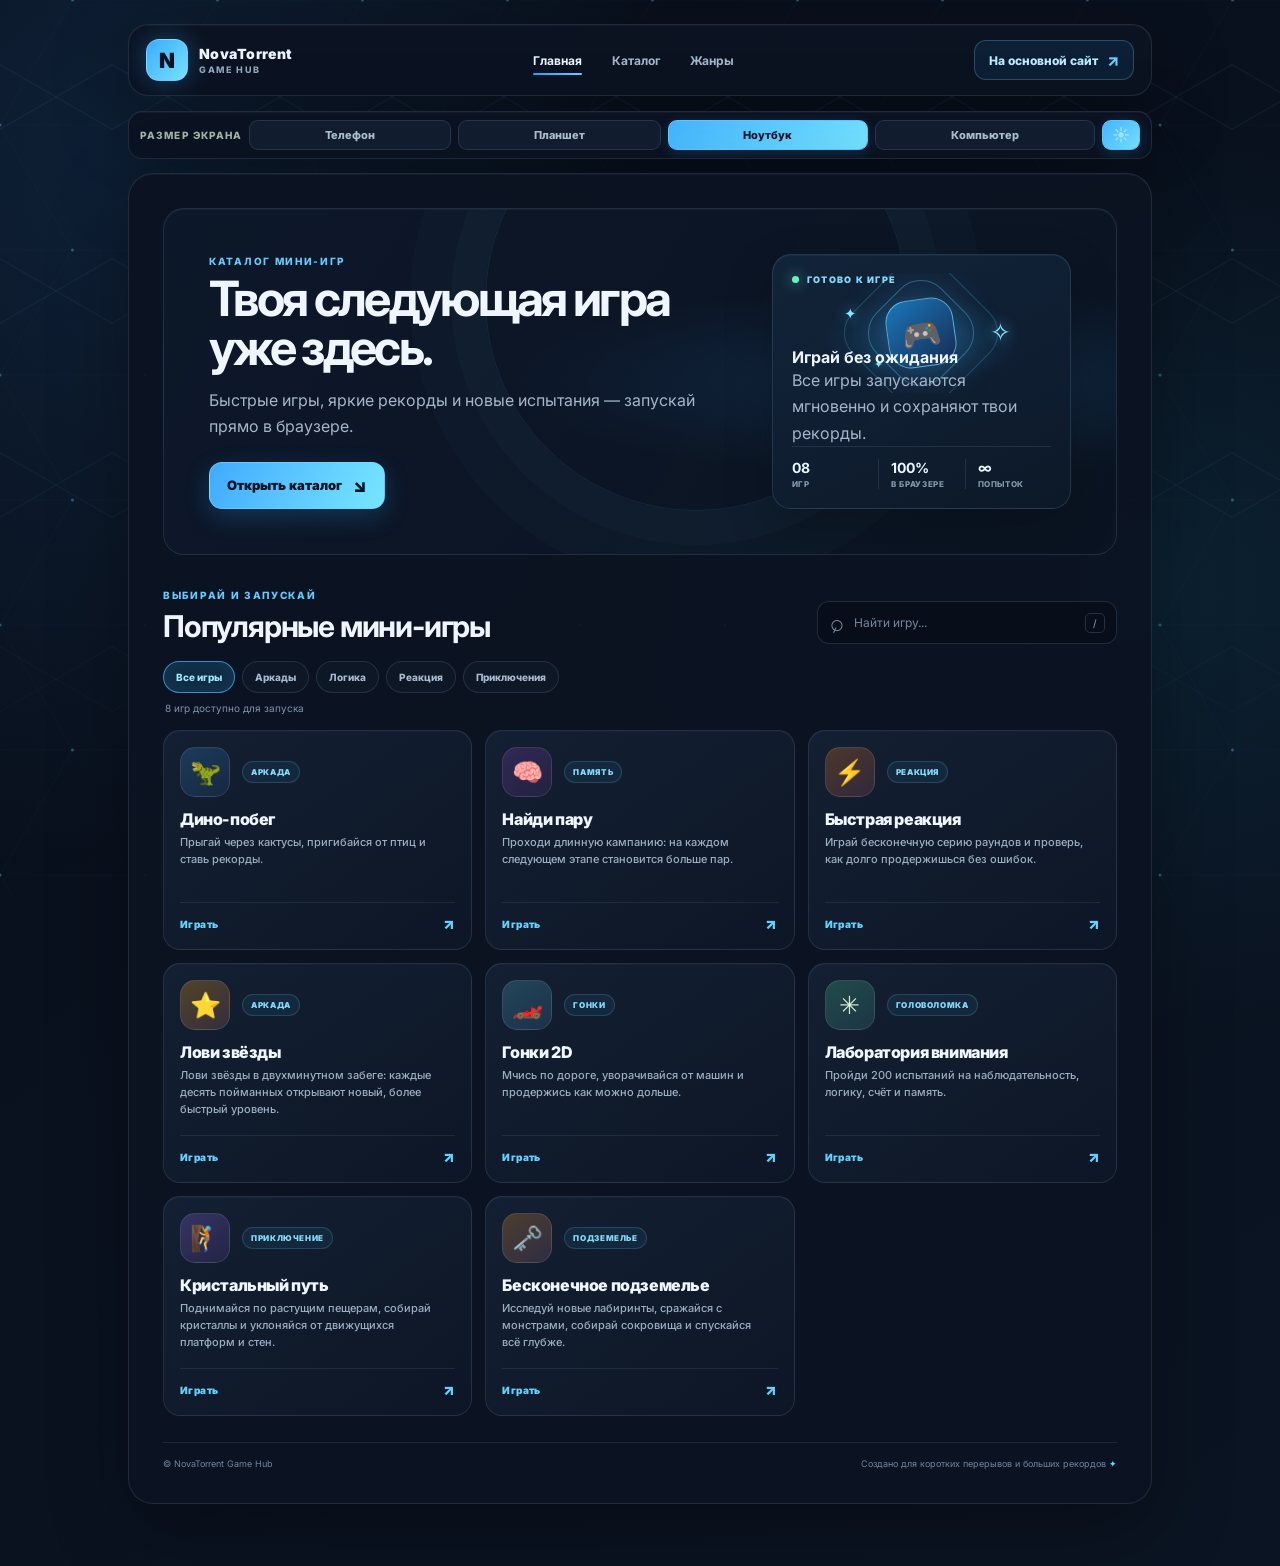
<file: index.html>
<!DOCTYPE html>
<html lang="ru">
<head>
  <meta charset="UTF-8">
  <meta name="viewport" content="width=device-width, initial-scale=1.0">
  <meta name="theme-color" content="#080e19">
  <title>Мини-игры — игры в браузере</title>
  <link rel="preconnect" href="https://fonts.googleapis.com">
  <link rel="preconnect" href="https://fonts.gstatic.com" crossorigin>
  <link href="https://fonts.googleapis.com/css2?family=Inter:wght@400;500;600;700;800;900&display=swap" rel="stylesheet">
  <link rel="stylesheet" href="games/game-ui.css">
</head>
<body>
  <canvas id="webCanvas" aria-hidden="true"></canvas>
  <header class="site-header" id="top">
    <a class="brand-link" href="#top" aria-label="NovaTorrent — в начало">
      <span class="brand-mark" aria-hidden="true">N</span>
      <span class="brand-copy"><strong>NovaTorrent</strong><small>GAME HUB</small></span>
    </a>
    <nav class="site-main-nav" aria-label="Навигация по мини-играм">
      <a href="#top" aria-current="page">Главная</a>
      <a href="#catalog">Каталог</a>
      <a href="#genres">Жанры</a>
    </nav>
    <a class="site-nav-link" href="https://novatorrent-games.netlify.app/">На основной сайт <span aria-hidden="true">↗</span></a>
  </header>
  <nav class="device-preview" id="devicePreview" data-preview="laptop" aria-label="Проверка размеров экрана">
    <span class="device-preview-label">РАЗМЕР ЭКРАНА</span>
    <button type="button" data-preview-width="390" data-preview-kind="phone" aria-pressed="false">Телефон</button>
    <button type="button" data-preview-width="768" data-preview-kind="tablet" aria-pressed="false">Планшет</button>
    <button type="button" data-preview-width="1024" data-preview-kind="laptop" aria-pressed="true">Ноутбук</button>
    <button type="button" data-preview-width="1366" data-preview-kind="computer" aria-pressed="false">Компьютер</button>
    <button class="theme-toggle" id="themeToggle" type="button" aria-label="Включить тёмную тему" aria-pressed="false" title="Включить тёмную тему">☾</button>
  </nav>
  <main class="game-lobby" id="gameLobby">
    <header class="lobby-heading">
      <div class="lobby-copy">
        <p class="eyebrow">Каталог мини-игр</p>
        <h1>Твоя следующая игра<br class="desktop-break"> уже здесь.</h1>
        <p>Быстрые игры, яркие рекорды и новые испытания — запускай прямо в браузере.</p>
        <a class="primary-cta" href="#catalog">Открыть каталог <span aria-hidden="true">↘</span></a>
      </div>
      <aside class="hero-feature" aria-label="Особенности игровой площадки">
        <span class="feature-kicker"><span class="status-dot"></span> ГОТОВО К ИГРЕ</span>
        <div class="feature-art" aria-hidden="true"><span>✦</span><span>✧</span><span>✦</span><b>🎮</b></div>
        <strong>Играй без ожидания</strong>
        <p>Все игры запускаются мгновенно и сохраняют твои рекорды.</p>
        <div class="feature-stats"><span><b>08</b><small>ИГР</small></span><span><b>100%</b><small>В БРАУЗЕРЕ</small></span><span><b>∞</b><small>ПОПЫТОК</small></span></div>
      </aside>
    </header>
    <section class="catalog-section" id="catalog" aria-labelledby="catalogTitle">
      <div class="catalog-toolbar">
        <div class="catalog-title">
          <p class="eyebrow">Выбирай и запускай</p>
          <h2 id="catalogTitle">Популярные мини-игры</h2>
        </div>
        <label class="game-search">
          <span aria-hidden="true">⌕</span>
          <input id="gameSearch" type="search" placeholder="Найти игру..." autocomplete="off" aria-label="Найти игру">
          <kbd>/</kbd>
        </label>
      </div>
      <div class="category-filters" id="genres" role="group" aria-label="Фильтр по жанру">
        <button type="button" class="category-filter is-active" data-category="all" aria-pressed="true">Все игры</button>
        <button type="button" class="category-filter" data-category="arcade" aria-pressed="false">Аркады</button>
        <button type="button" class="category-filter" data-category="logic" aria-pressed="false">Логика</button>
        <button type="button" class="category-filter" data-category="skill" aria-pressed="false">Реакция</button>
        <button type="button" class="category-filter" data-category="adventure" aria-pressed="false">Приключения</button>
      </div>
      <p class="catalog-result" id="catalogResult" role="status" aria-live="polite">8 игр доступны для запуска</p>
      <div class="game-cards">
      <a class="game-card" data-game-category="arcade" href="games/dino.html">
        <span class="game-card-icon" aria-hidden="true">🦖</span>
        <span class="game-card-tag">АРКАДА</span>
        <span class="game-card-title">Дино-побег</span>
        <span class="game-card-description">Прыгай через кактусы, пригибайся от птиц и ставь рекорды.</span>
        <span class="game-card-launch">Играть <span aria-hidden="true">↗</span></span>
      </a>
      <a class="game-card" data-game-category="logic" href="games/memory.html">
        <span class="game-card-icon" aria-hidden="true">🧠</span>
        <span class="game-card-tag">ПАМЯТЬ</span>
        <span class="game-card-title">Найди пару</span>
        <span class="game-card-description">Проходи длинную кампанию: на каждом следующем этапе становится больше пар.</span>
        <span class="game-card-launch">Играть <span aria-hidden="true">↗</span></span>
      </a>
      <a class="game-card" data-game-category="skill" href="games/reaction.html">
        <span class="game-card-icon" aria-hidden="true">⚡</span>
        <span class="game-card-tag">РЕАКЦИЯ</span>
        <span class="game-card-title">Быстрая реакция</span>
        <span class="game-card-description">Играй бесконечную серию раундов и проверь, как долго продержишься без ошибок.</span>
        <span class="game-card-launch">Играть <span aria-hidden="true">↗</span></span>
      </a>
      <a class="game-card" data-game-category="arcade" href="games/stars.html">
        <span class="game-card-icon" aria-hidden="true">⭐</span>
        <span class="game-card-tag">АРКАДА</span>
        <span class="game-card-title">Лови звёзды</span>
        <span class="game-card-description">Лови звёзды в двухминутном забеге: каждые десять пойманных открывают новый, более быстрый уровень.</span>
        <span class="game-card-launch">Играть <span aria-hidden="true">↗</span></span>
      </a>
      <a class="game-card" data-game-category="arcade" href="games/racing.html">
        <span class="game-card-icon" aria-hidden="true">🏎️</span>
        <span class="game-card-tag">ГОНКИ</span>
        <span class="game-card-title">Гонки 2D</span>
        <span class="game-card-description">Мчись по дороге, уворачивайся от машин и продержись как можно дольше.</span>
        <span class="game-card-launch">Играть <span aria-hidden="true">↗</span></span>
      </a>
      <a class="game-card" data-game-category="logic" href="games/attention.html">
        <span class="game-card-icon" aria-hidden="true">✳</span>
        <span class="game-card-tag">ГОЛОВОЛОМКА</span>
        <span class="game-card-title">Лаборатория внимания</span>
        <span class="game-card-description">Пройди 200 испытаний на наблюдательность, логику, счёт и память.</span>
        <span class="game-card-launch">Играть <span aria-hidden="true">↗</span></span>
      </a>
      <a class="game-card" data-game-category="adventure" href="games/platformer.html">
        <span class="game-card-icon" aria-hidden="true">🧗</span>
        <span class="game-card-tag">ПРИКЛЮЧЕНИЕ</span>
        <span class="game-card-title">Кристальный путь</span>
        <span class="game-card-description">Поднимайся по растущим пещерам, собирай кристаллы и уклоняйся от движущихся платформ и стен.</span>
        <span class="game-card-launch">Играть <span aria-hidden="true">↗</span></span>
      </a>
      <a class="game-card" data-game-category="adventure" href="games/dungeon.html">
        <span class="game-card-icon" aria-hidden="true">🗝️</span>
        <span class="game-card-tag">ПОДЗЕМЕЛЬЕ</span>
        <span class="game-card-title">Бесконечное подземелье</span>
        <span class="game-card-description">Исследуй новые лабиринты, сражайся с монстрами, собирай сокровища и спускайся всё глубже.</span>
        <span class="game-card-launch">Играть <span aria-hidden="true">↗</span></span>
      </a>
      </div>
      <p class="no-games" id="noGames" hidden>Ничего не найдено. Попробуй изменить запрос или выбрать другой жанр.</p>
    </section>
    <footer class="lobby-footer"><span>© NovaTorrent Game Hub</span><span>Создано для коротких перерывов и больших рекордов <b>✦</b></span></footer>
  </main>
  <script src="games/game-settings.js"></script>
</body>
</html>
</file>
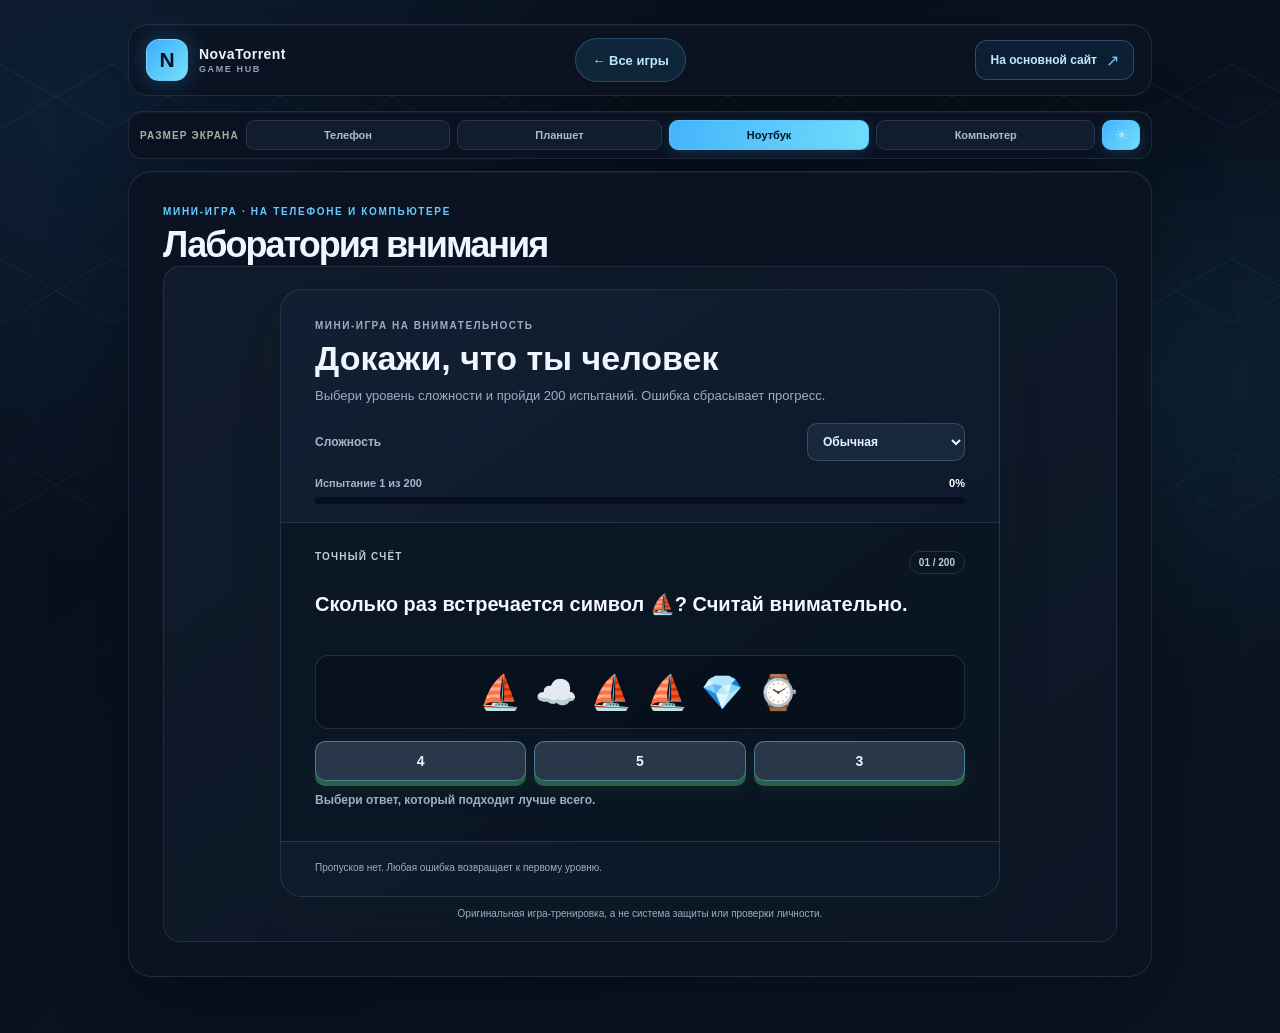
<file: games/attention.html>
<!DOCTYPE html>
<html lang="ru">
<head>
  <meta charset="UTF-8">
  <meta name="viewport" content="width=device-width, initial-scale=1">
  <meta name="theme-color" content="#080e19">
  <title>Лаборатория внимания — мини-игры</title>
  <link rel="stylesheet" href="game-ui.css">
  <link rel="stylesheet" href="game-page.css">
</head>
<body>
  <header class="site-header game-page-header">
    <a class="brand-link" href="../index.html"><span class="brand-mark" aria-hidden="true">N</span><span class="brand-copy"><strong>NovaTorrent</strong><small>GAME HUB</small></span></a>
    <a class="back-link" href="../index.html">← Все игры</a>
    <a class="site-nav-link" href="https://novatorrent-games.netlify.app/">На основной сайт <span aria-hidden="true">↗</span></a>
  </header>
  <nav class="device-preview" id="devicePreview" data-preview="laptop" aria-label="Настройки отображения игры">
    <span class="device-preview-label">РАЗМЕР ЭКРАНА</span>
    <button type="button" data-preview-width="390" data-preview-kind="phone" aria-pressed="false">Телефон</button>
    <button type="button" data-preview-width="768" data-preview-kind="tablet" aria-pressed="false">Планшет</button>
    <button type="button" data-preview-width="1024" data-preview-kind="laptop" aria-pressed="true">Ноутбук</button>
    <button type="button" data-preview-width="1366" data-preview-kind="computer" aria-pressed="false">Компьютер</button>
    <button class="theme-toggle" id="themeToggle" type="button" aria-label="Включить тёмную тему" aria-pressed="false" title="Включить тёмную тему">☾</button>
  </nav>
  <main class="game" data-preview="laptop">
    <header class="topline"><div><p class="eyebrow">Мини-игра · на телефоне и компьютере</p><h1>Лаборатория внимания</h1></div></header>
    <section class="mini-game" id="gameRoot" aria-live="polite"></section>
  </main>
  <script src="game-settings.js"></script>
  <script src="attention.js"></script>
</body>
</html>
</file>
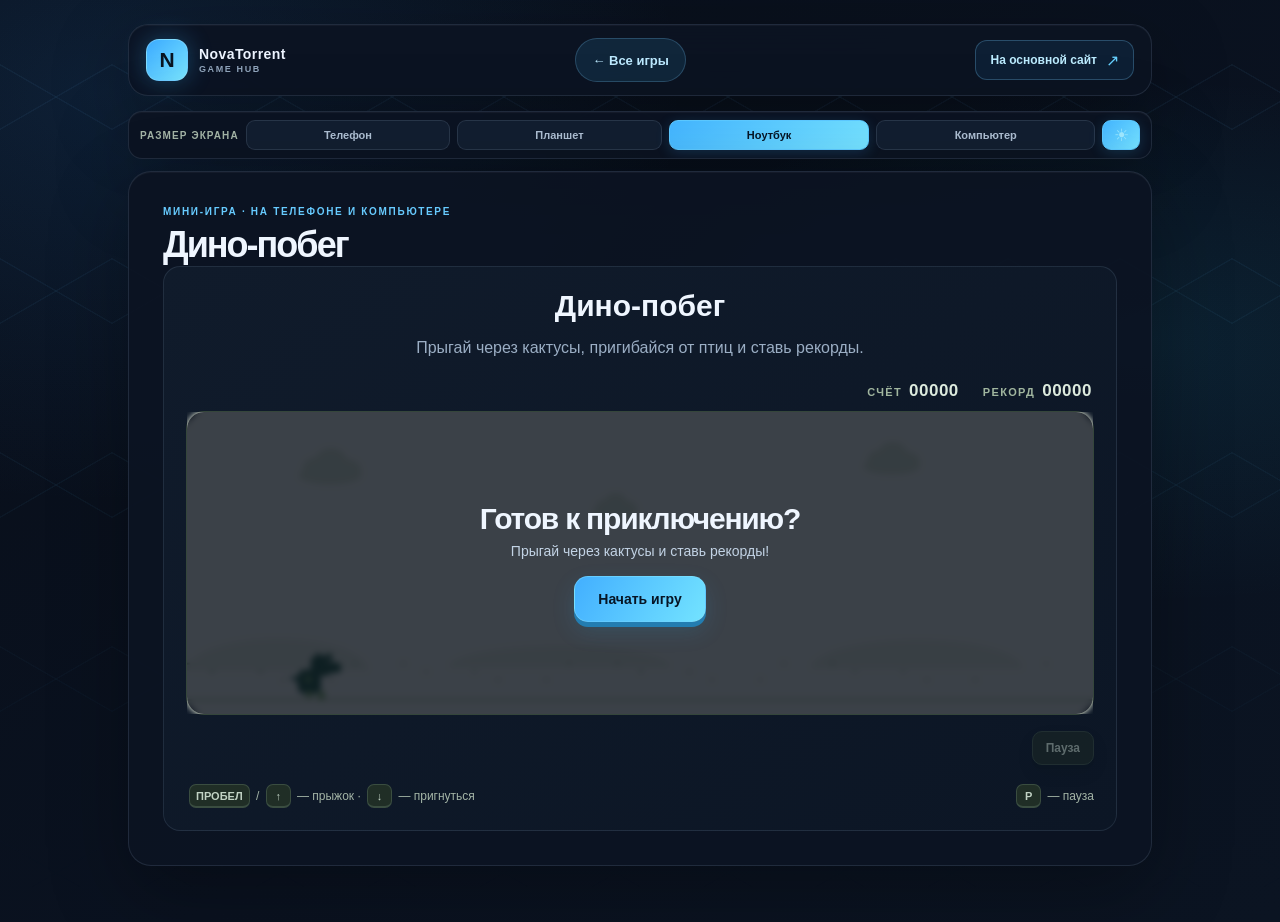
<file: games/dino.html>
<!DOCTYPE html>
<html lang="ru">
<head>
  <meta charset="UTF-8">
  <meta name="viewport" content="width=device-width, initial-scale=1">
  <meta name="theme-color" content="#080e19">
  <title>Дино-побег — мини-игры</title>
  <link rel="stylesheet" href="game-ui.css">
  <link rel="stylesheet" href="game-page.css">
</head>
<body>
  <header class="site-header game-page-header">
    <a class="brand-link" href="../index.html"><span class="brand-mark" aria-hidden="true">N</span><span class="brand-copy"><strong>NovaTorrent</strong><small>GAME HUB</small></span></a>
    <a class="back-link" href="../index.html">← Все игры</a>
    <a class="site-nav-link" href="https://novatorrent-games.netlify.app/">На основной сайт <span aria-hidden="true">↗</span></a>
  </header>
  <nav class="device-preview" id="devicePreview" data-preview="laptop" aria-label="Настройки отображения игры">
    <span class="device-preview-label">РАЗМЕР ЭКРАНА</span>
    <button type="button" data-preview-width="390" data-preview-kind="phone" aria-pressed="false">Телефон</button>
    <button type="button" data-preview-width="768" data-preview-kind="tablet" aria-pressed="false">Планшет</button>
    <button type="button" data-preview-width="1024" data-preview-kind="laptop" aria-pressed="true">Ноутбук</button>
    <button type="button" data-preview-width="1366" data-preview-kind="computer" aria-pressed="false">Компьютер</button>
    <button class="theme-toggle" id="themeToggle" type="button" aria-label="Включить тёмную тему" aria-pressed="false" title="Включить тёмную тему">☾</button>
  </nav>
  <main class="game" data-preview="laptop">
    <header class="topline"><div><p class="eyebrow">Мини-игра · на телефоне и компьютере</p><h1>Дино-побег</h1></div></header>
    <section class="mini-game" id="gameRoot" aria-live="polite"></section>
  </main>
  <script src="game-settings.js"></script>
  <script src="dino.js"></script>
</body>
</html>
</file>
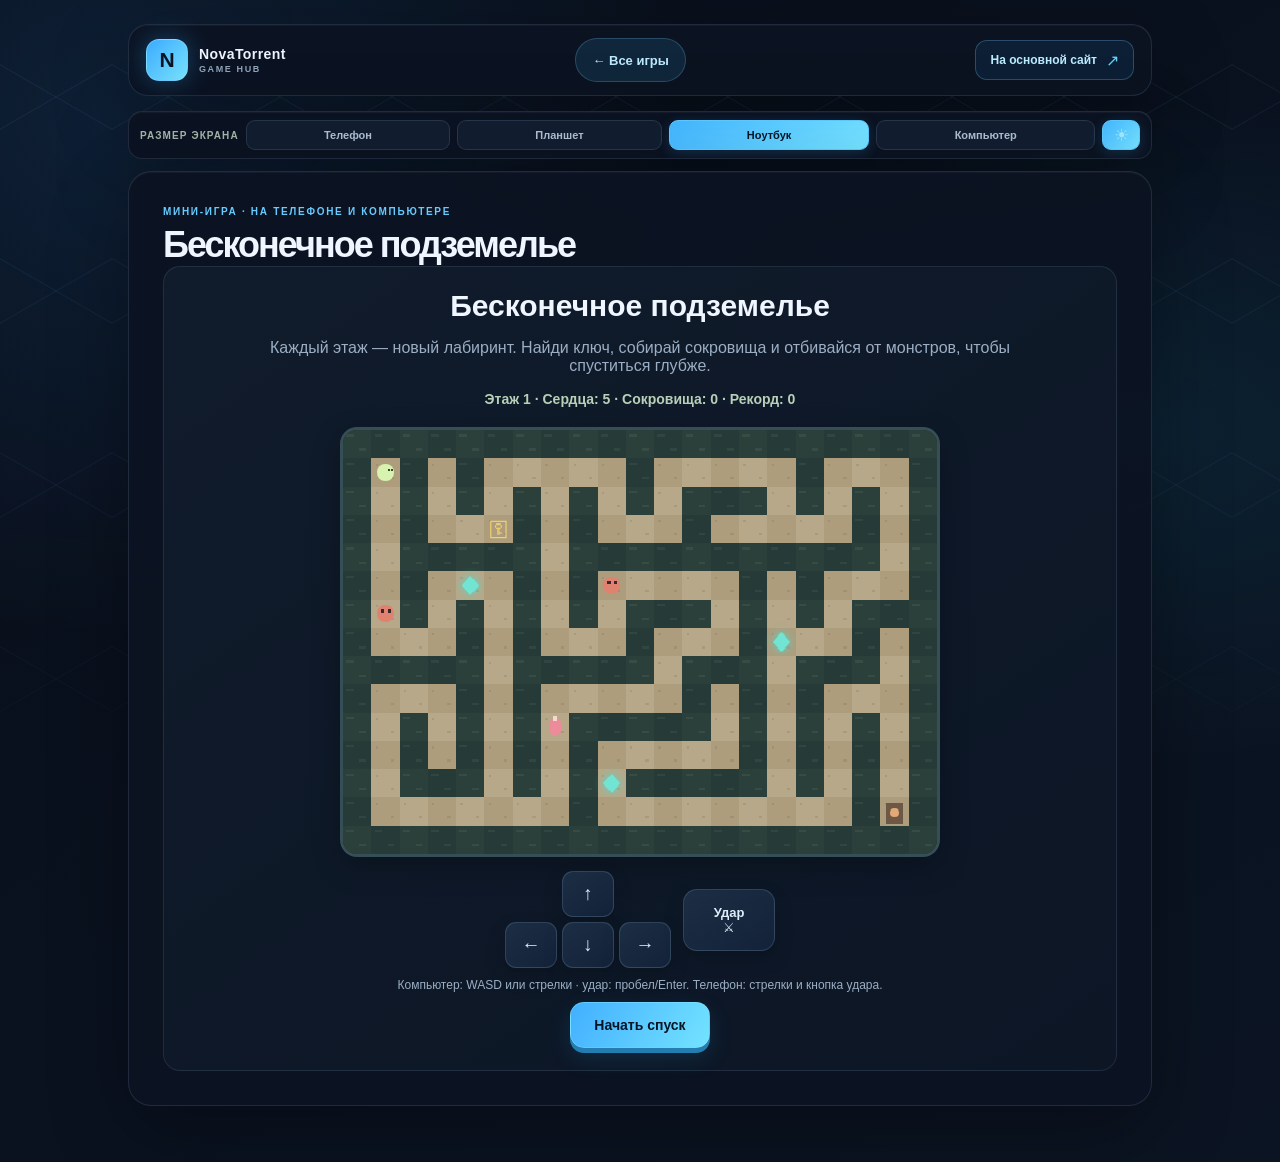
<file: games/dungeon.html>
<!DOCTYPE html>
<html lang="ru">
<head>
  <meta charset="UTF-8">
  <meta name="viewport" content="width=device-width, initial-scale=1">
  <meta name="theme-color" content="#080e19">
  <title>Бесконечное подземелье — мини-игры</title>
  <link rel="stylesheet" href="game-ui.css">
  <link rel="stylesheet" href="game-page.css">
</head>
<body>
  <header class="site-header game-page-header">
    <a class="brand-link" href="../index.html"><span class="brand-mark" aria-hidden="true">N</span><span class="brand-copy"><strong>NovaTorrent</strong><small>GAME HUB</small></span></a>
    <a class="back-link" href="../index.html">← Все игры</a>
    <a class="site-nav-link" href="https://novatorrent-games.netlify.app/">На основной сайт <span aria-hidden="true">↗</span></a>
  </header>
  <nav class="device-preview" id="devicePreview" data-preview="laptop" aria-label="Настройки отображения игры">
    <span class="device-preview-label">РАЗМЕР ЭКРАНА</span>
    <button type="button" data-preview-width="390" data-preview-kind="phone" aria-pressed="false">Телефон</button>
    <button type="button" data-preview-width="768" data-preview-kind="tablet" aria-pressed="false">Планшет</button>
    <button type="button" data-preview-width="1024" data-preview-kind="laptop" aria-pressed="true">Ноутбук</button>
    <button type="button" data-preview-width="1366" data-preview-kind="computer" aria-pressed="false">Компьютер</button>
    <button class="theme-toggle" id="themeToggle" type="button" aria-label="Включить тёмную тему" aria-pressed="false" title="Включить тёмную тему">☾</button>
  </nav>
  <main class="game" data-preview="laptop">
    <header class="topline"><div><p class="eyebrow">Мини-игра · на телефоне и компьютере</p><h1>Бесконечное подземелье</h1></div></header>
    <section class="mini-game" id="gameRoot" aria-live="polite"></section>
  </main>
  <script src="game-settings.js"></script>
  <script src="dungeon.js"></script>
</body>
</html>
</file>
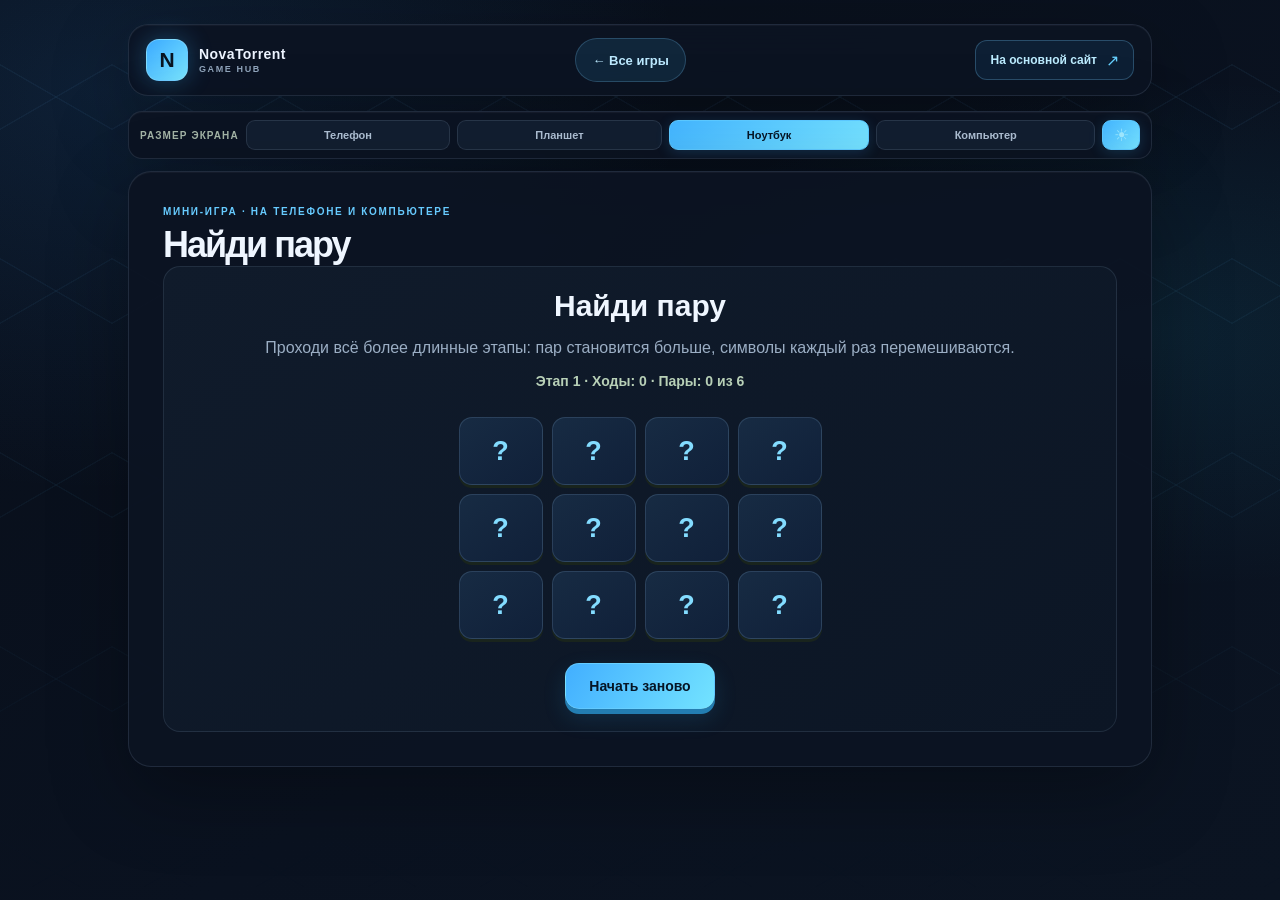
<file: games/memory.html>
<!DOCTYPE html>
<html lang="ru">
<head>
  <meta charset="UTF-8">
  <meta name="viewport" content="width=device-width, initial-scale=1">
  <meta name="theme-color" content="#080e19">
  <title>Найди пару — мини-игры</title>
  <link rel="stylesheet" href="game-ui.css">
  <link rel="stylesheet" href="game-page.css">
</head>
<body>
  <header class="site-header game-page-header">
    <a class="brand-link" href="../index.html"><span class="brand-mark" aria-hidden="true">N</span><span class="brand-copy"><strong>NovaTorrent</strong><small>GAME HUB</small></span></a>
    <a class="back-link" href="../index.html">← Все игры</a>
    <a class="site-nav-link" href="https://novatorrent-games.netlify.app/">На основной сайт <span aria-hidden="true">↗</span></a>
  </header>
  <nav class="device-preview" id="devicePreview" data-preview="laptop" aria-label="Настройки отображения игры">
    <span class="device-preview-label">РАЗМЕР ЭКРАНА</span>
    <button type="button" data-preview-width="390" data-preview-kind="phone" aria-pressed="false">Телефон</button>
    <button type="button" data-preview-width="768" data-preview-kind="tablet" aria-pressed="false">Планшет</button>
    <button type="button" data-preview-width="1024" data-preview-kind="laptop" aria-pressed="true">Ноутбук</button>
    <button type="button" data-preview-width="1366" data-preview-kind="computer" aria-pressed="false">Компьютер</button>
    <button class="theme-toggle" id="themeToggle" type="button" aria-label="Включить тёмную тему" aria-pressed="false" title="Включить тёмную тему">☾</button>
  </nav>
  <main class="game" data-preview="laptop">
    <header class="topline"><div><p class="eyebrow">Мини-игра · на телефоне и компьютере</p><h1>Найди пару</h1></div></header>
    <section class="mini-game" id="gameRoot" aria-live="polite"></section>
  </main>
  <script src="game-settings.js"></script>
  <script src="memory.js"></script>
</body>
</html>
</file>
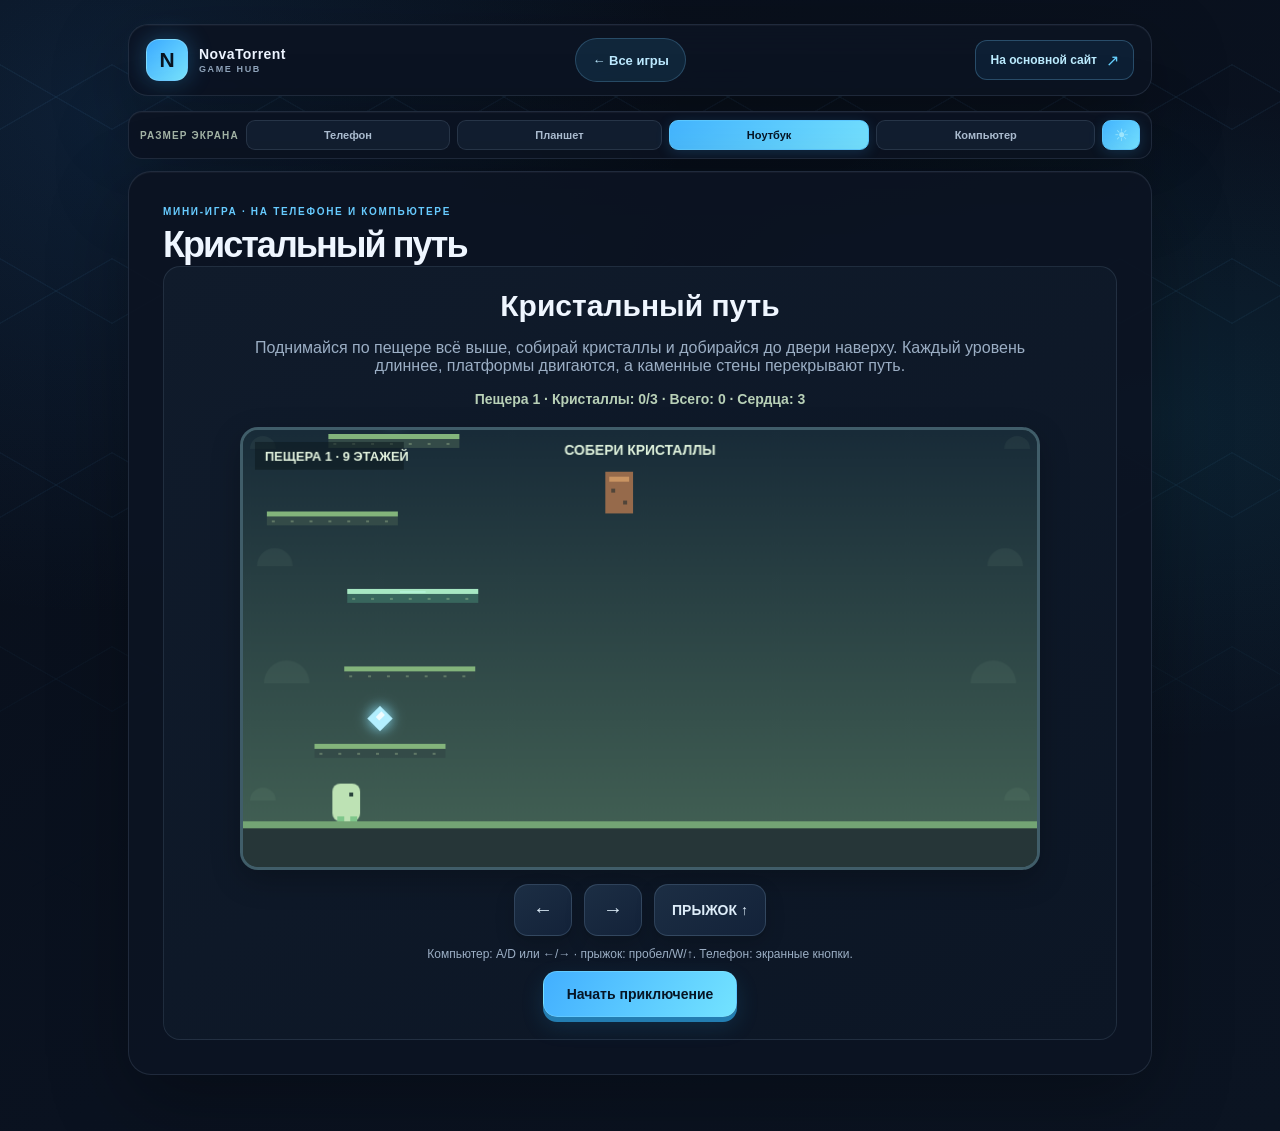
<file: games/platformer.html>
<!DOCTYPE html>
<html lang="ru">
<head>
  <meta charset="UTF-8">
  <meta name="viewport" content="width=device-width, initial-scale=1">
  <meta name="theme-color" content="#080e19">
  <title>Кристальный путь — мини-игры</title>
  <link rel="stylesheet" href="game-ui.css">
  <link rel="stylesheet" href="game-page.css">
</head>
<body>
  <header class="site-header game-page-header">
    <a class="brand-link" href="../index.html"><span class="brand-mark" aria-hidden="true">N</span><span class="brand-copy"><strong>NovaTorrent</strong><small>GAME HUB</small></span></a>
    <a class="back-link" href="../index.html">← Все игры</a>
    <a class="site-nav-link" href="https://novatorrent-games.netlify.app/">На основной сайт <span aria-hidden="true">↗</span></a>
  </header>
  <nav class="device-preview" id="devicePreview" data-preview="laptop" aria-label="Настройки отображения игры">
    <span class="device-preview-label">РАЗМЕР ЭКРАНА</span>
    <button type="button" data-preview-width="390" data-preview-kind="phone" aria-pressed="false">Телефон</button>
    <button type="button" data-preview-width="768" data-preview-kind="tablet" aria-pressed="false">Планшет</button>
    <button type="button" data-preview-width="1024" data-preview-kind="laptop" aria-pressed="true">Ноутбук</button>
    <button type="button" data-preview-width="1366" data-preview-kind="computer" aria-pressed="false">Компьютер</button>
    <button class="theme-toggle" id="themeToggle" type="button" aria-label="Включить тёмную тему" aria-pressed="false" title="Включить тёмную тему">☾</button>
  </nav>
  <main class="game" data-preview="laptop">
    <header class="topline"><div><p class="eyebrow">Мини-игра · на телефоне и компьютере</p><h1>Кристальный путь</h1></div></header>
    <section class="mini-game" id="gameRoot" aria-live="polite"></section>
  </main>
  <script src="game-settings.js"></script>
  <script src="platformer.js"></script>
</body>
</html>
</file>
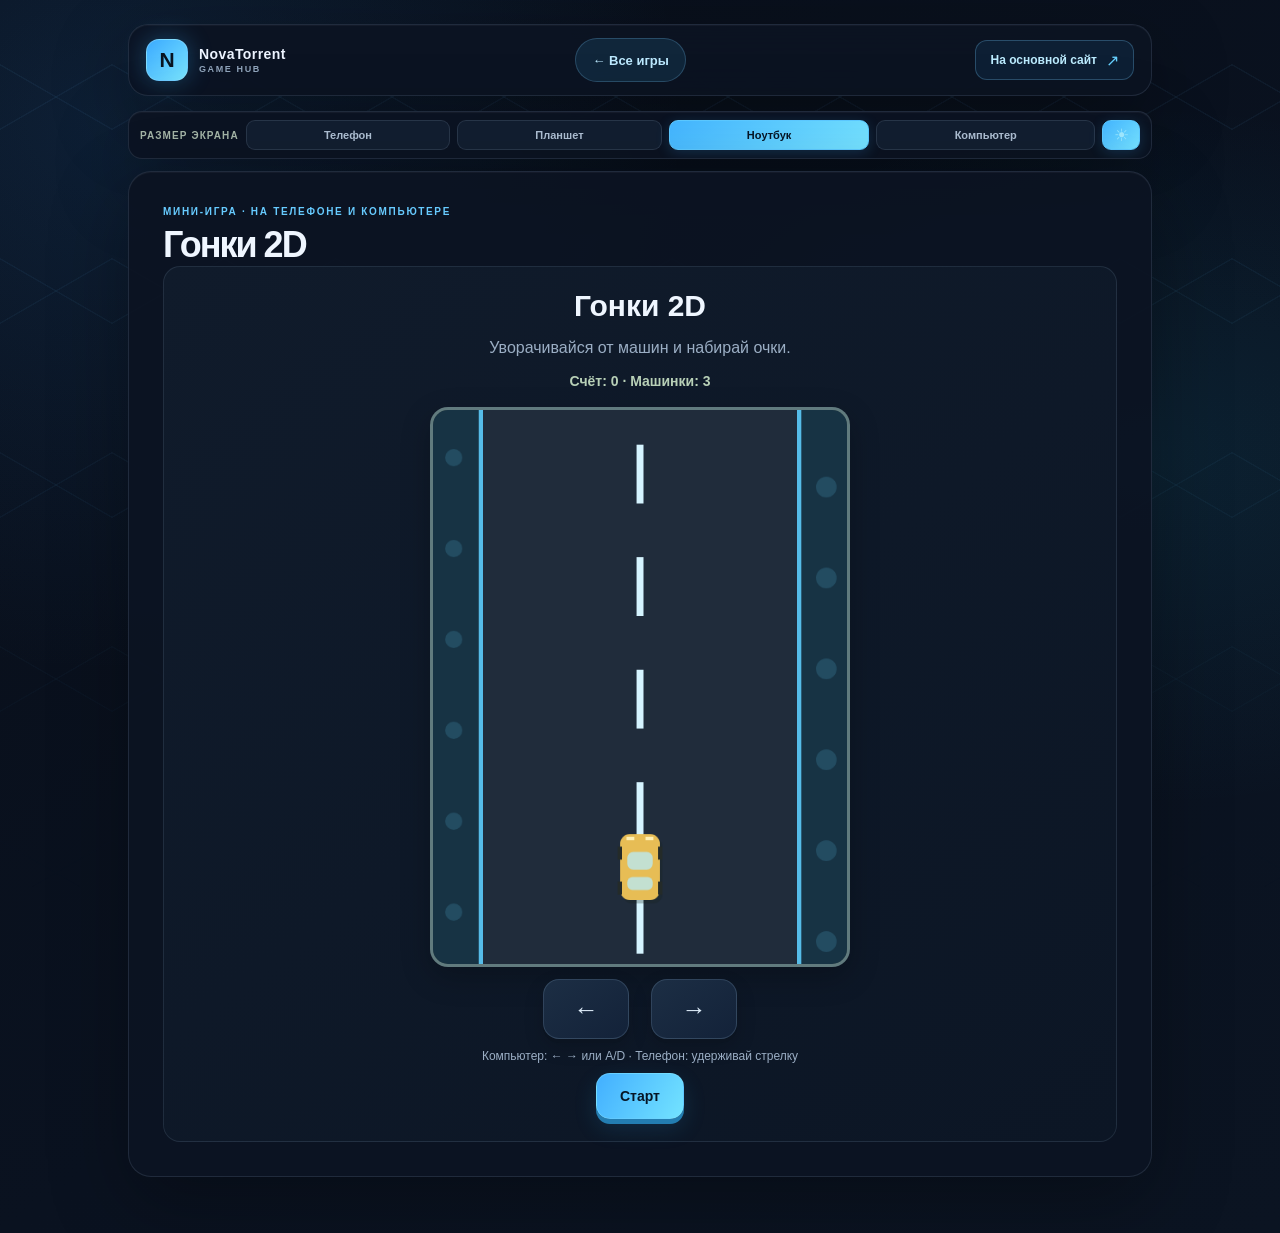
<file: games/racing.html>
<!DOCTYPE html>
<html lang="ru">
<head>
  <meta charset="UTF-8">
  <meta name="viewport" content="width=device-width, initial-scale=1">
  <meta name="theme-color" content="#080e19">
  <title>Гонки 2D — мини-игры</title>
  <link rel="stylesheet" href="game-ui.css">
  <link rel="stylesheet" href="game-page.css">
</head>
<body>
  <header class="site-header game-page-header">
    <a class="brand-link" href="../index.html"><span class="brand-mark" aria-hidden="true">N</span><span class="brand-copy"><strong>NovaTorrent</strong><small>GAME HUB</small></span></a>
    <a class="back-link" href="../index.html">← Все игры</a>
    <a class="site-nav-link" href="https://novatorrent-games.netlify.app/">На основной сайт <span aria-hidden="true">↗</span></a>
  </header>
  <nav class="device-preview" id="devicePreview" data-preview="laptop" aria-label="Настройки отображения игры">
    <span class="device-preview-label">РАЗМЕР ЭКРАНА</span>
    <button type="button" data-preview-width="390" data-preview-kind="phone" aria-pressed="false">Телефон</button>
    <button type="button" data-preview-width="768" data-preview-kind="tablet" aria-pressed="false">Планшет</button>
    <button type="button" data-preview-width="1024" data-preview-kind="laptop" aria-pressed="true">Ноутбук</button>
    <button type="button" data-preview-width="1366" data-preview-kind="computer" aria-pressed="false">Компьютер</button>
    <button class="theme-toggle" id="themeToggle" type="button" aria-label="Включить тёмную тему" aria-pressed="false" title="Включить тёмную тему">☾</button>
  </nav>
  <main class="game" data-preview="laptop">
    <header class="topline"><div><p class="eyebrow">Мини-игра · на телефоне и компьютере</p><h1>Гонки 2D</h1></div></header>
    <section class="mini-game" id="gameRoot" aria-live="polite"></section>
  </main>
  <script src="game-settings.js"></script>
  <script src="racing.js"></script>
</body>
</html>
</file>
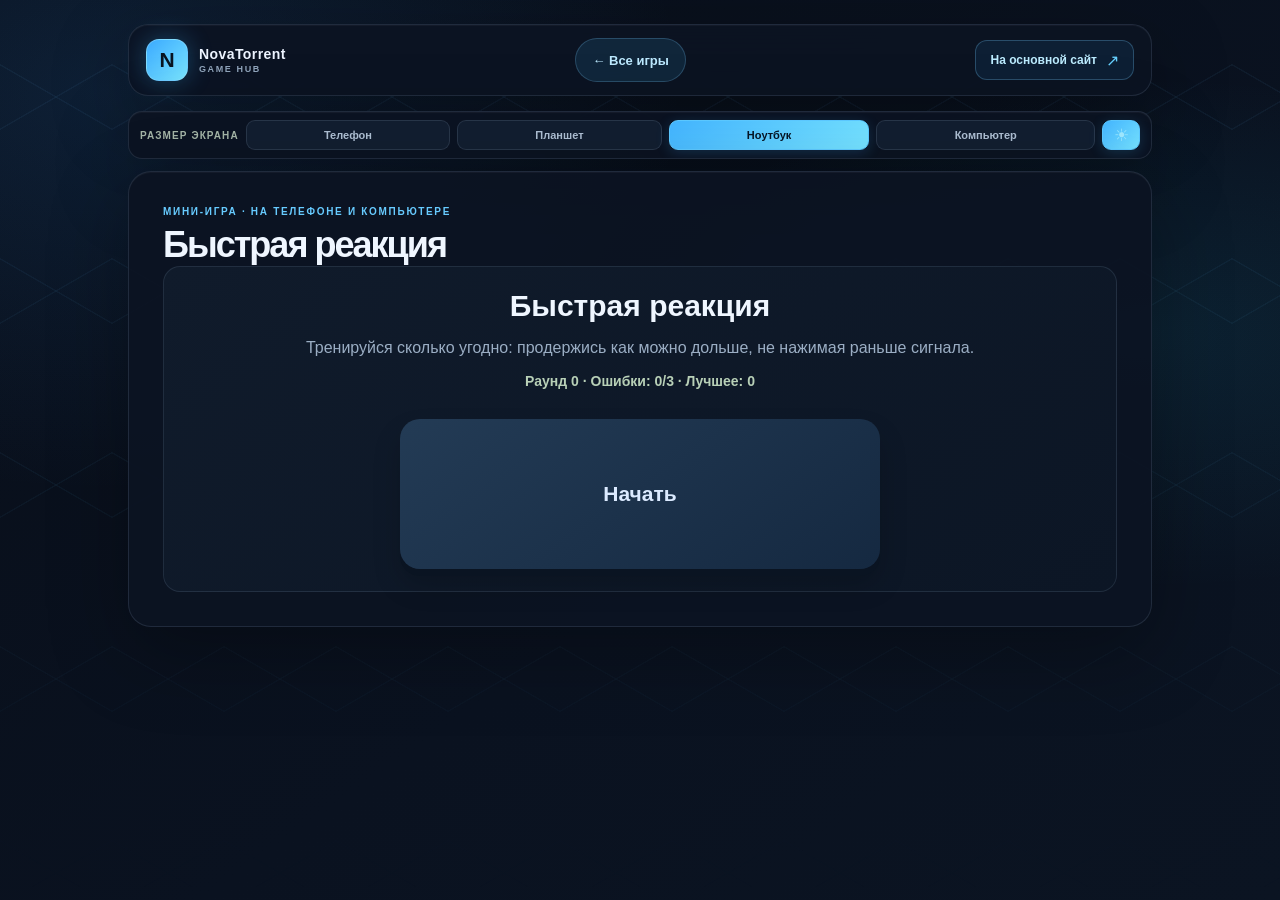
<file: games/reaction.html>
<!DOCTYPE html>
<html lang="ru">
<head>
  <meta charset="UTF-8">
  <meta name="viewport" content="width=device-width, initial-scale=1">
  <meta name="theme-color" content="#080e19">
  <title>Быстрая реакция — мини-игры</title>
  <link rel="stylesheet" href="game-ui.css">
  <link rel="stylesheet" href="game-page.css">
</head>
<body>
  <header class="site-header game-page-header">
    <a class="brand-link" href="../index.html"><span class="brand-mark" aria-hidden="true">N</span><span class="brand-copy"><strong>NovaTorrent</strong><small>GAME HUB</small></span></a>
    <a class="back-link" href="../index.html">← Все игры</a>
    <a class="site-nav-link" href="https://novatorrent-games.netlify.app/">На основной сайт <span aria-hidden="true">↗</span></a>
  </header>
  <nav class="device-preview" id="devicePreview" data-preview="laptop" aria-label="Настройки отображения игры">
    <span class="device-preview-label">РАЗМЕР ЭКРАНА</span>
    <button type="button" data-preview-width="390" data-preview-kind="phone" aria-pressed="false">Телефон</button>
    <button type="button" data-preview-width="768" data-preview-kind="tablet" aria-pressed="false">Планшет</button>
    <button type="button" data-preview-width="1024" data-preview-kind="laptop" aria-pressed="true">Ноутбук</button>
    <button type="button" data-preview-width="1366" data-preview-kind="computer" aria-pressed="false">Компьютер</button>
    <button class="theme-toggle" id="themeToggle" type="button" aria-label="Включить тёмную тему" aria-pressed="false" title="Включить тёмную тему">☾</button>
  </nav>
  <main class="game" data-preview="laptop">
    <header class="topline"><div><p class="eyebrow">Мини-игра · на телефоне и компьютере</p><h1>Быстрая реакция</h1></div></header>
    <section class="mini-game" id="gameRoot" aria-live="polite"></section>
  </main>
  <script src="game-settings.js"></script>
  <script src="reaction.js"></script>
</body>
</html>
</file>
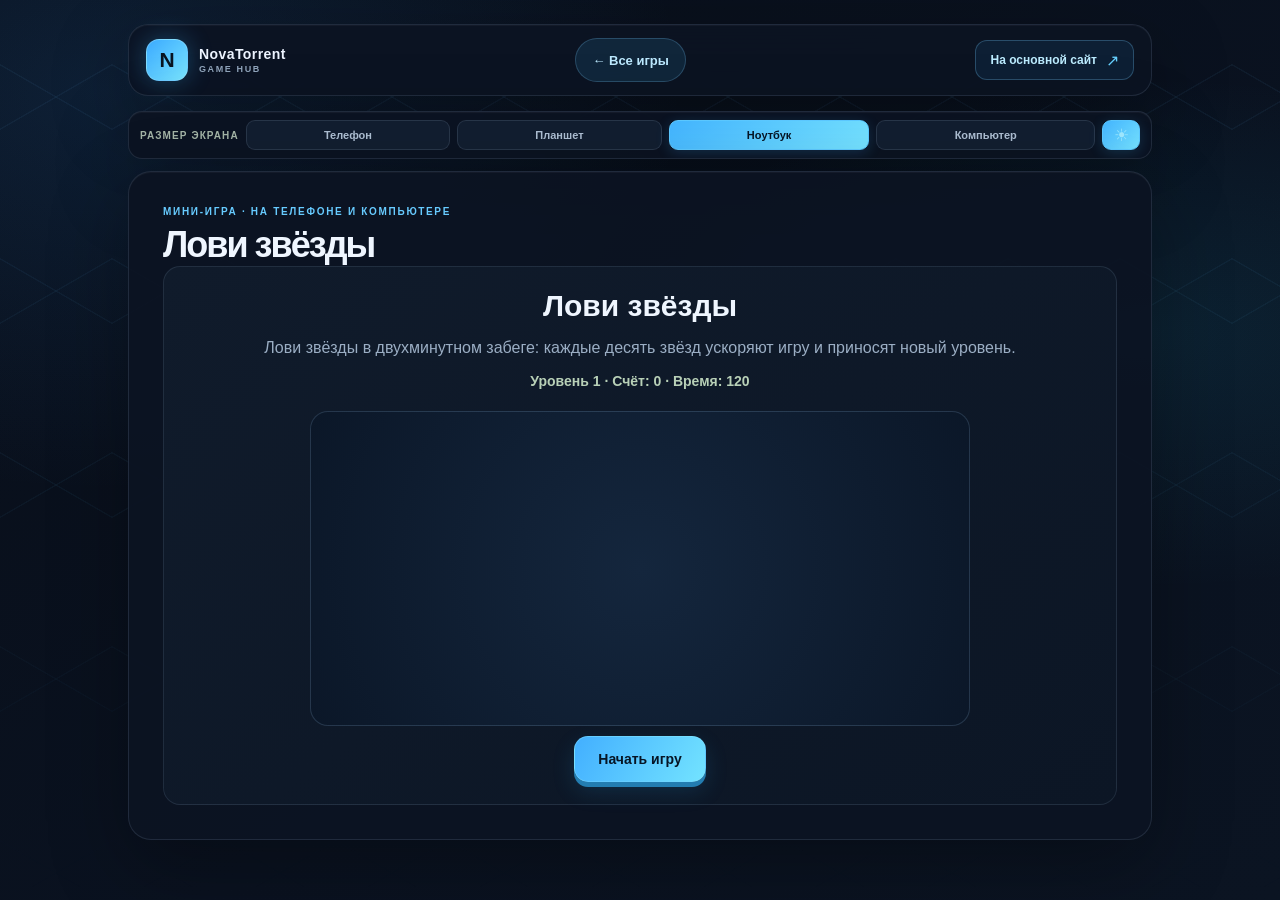
<file: games/stars.html>
<!DOCTYPE html>
<html lang="ru">
<head>
  <meta charset="UTF-8">
  <meta name="viewport" content="width=device-width, initial-scale=1">
  <meta name="theme-color" content="#080e19">
  <title>Лови звёзды — мини-игры</title>
  <link rel="stylesheet" href="game-ui.css">
  <link rel="stylesheet" href="game-page.css">
</head>
<body>
  <header class="site-header game-page-header">
    <a class="brand-link" href="../index.html"><span class="brand-mark" aria-hidden="true">N</span><span class="brand-copy"><strong>NovaTorrent</strong><small>GAME HUB</small></span></a>
    <a class="back-link" href="../index.html">← Все игры</a>
    <a class="site-nav-link" href="https://novatorrent-games.netlify.app/">На основной сайт <span aria-hidden="true">↗</span></a>
  </header>
  <nav class="device-preview" id="devicePreview" data-preview="laptop" aria-label="Настройки отображения игры">
    <span class="device-preview-label">РАЗМЕР ЭКРАНА</span>
    <button type="button" data-preview-width="390" data-preview-kind="phone" aria-pressed="false">Телефон</button>
    <button type="button" data-preview-width="768" data-preview-kind="tablet" aria-pressed="false">Планшет</button>
    <button type="button" data-preview-width="1024" data-preview-kind="laptop" aria-pressed="true">Ноутбук</button>
    <button type="button" data-preview-width="1366" data-preview-kind="computer" aria-pressed="false">Компьютер</button>
    <button class="theme-toggle" id="themeToggle" type="button" aria-label="Включить тёмную тему" aria-pressed="false" title="Включить тёмную тему">☾</button>
  </nav>
  <main class="game" data-preview="laptop">
    <header class="topline"><div><p class="eyebrow">Мини-игра · на телефоне и компьютере</p><h1>Лови звёзды</h1></div></header>
    <section class="mini-game" id="gameRoot" aria-live="polite"></section>
  </main>
  <script src="game-settings.js"></script>
  <script src="stars.js"></script>
</body>
</html>
</file>
<file: games/game-ui.css>
:root {
      color-scheme: light;
      font-family: "Inter", "Segoe UI", sans-serif;
      color: #183b32;
      background: #f4f7ed;
      font-synthesis: none;
      text-rendering: optimizeLegibility;
      -webkit-font-smoothing: antialiased;
      -moz-osx-font-smoothing: grayscale;
    }

    * { box-sizing: border-box; }

    body {
      min-width: 320px;
      min-height: 100vh;
      margin: 0;
      padding: clamp(76px, 10vh, 92px) 0 24px;
      display: flex;
      flex-direction: column;
      align-items: center;
      justify-content: flex-start;
      overflow-x: hidden;
      background:
        radial-gradient(ellipse at 12% 12%, rgba(199, 225, 164, .36), transparent 34%),
        radial-gradient(ellipse at 90% 28%, rgba(196, 222, 183, .24), transparent 32%),
        #f4f7ed;
    }

    .return-home {
      position: fixed;
      z-index: 20;
      top: 16px;
      right: max(18px, calc((100vw - 1024px) / 2));
      display: inline-flex;
      min-height: 44px;
      align-items: center;
      justify-content: center;
      gap: 9px;
      padding: 0 17px;
      border: 1px solid #3d7550;
      border-radius: 999px;
      color: #fff;
      background: linear-gradient(135deg, #367b57, #24593d);
      box-shadow: 0 8px 22px rgba(36, 89, 61, .28);
      font-size: 13px;
      font-weight: 800;
      text-decoration: none;
      transition: transform .18s ease, box-shadow .18s ease, background .18s ease;
    }

    .return-home:hover {
      transform: translateY(-2px);
      background: linear-gradient(135deg, #438d64, #2b6948);
      box-shadow: 0 11px 26px rgba(36, 89, 61, .34);
    }

    .return-home:focus-visible {
      outline: 3px solid #a9d978;
      outline-offset: 3px;
    }

    .game {
      width: min(var(--preview-width, 1024px), calc(100% - 36px));
      padding: 30px 34px 25px;
      border: 1px solid rgba(38, 76, 59, .1);
      border-radius: 28px;
      background: rgba(255, 255, 250, .92);
      box-shadow: 0 24px 70px rgba(48, 74, 48, .12), 0 3px 10px rgba(48, 74, 48, .05);
    }

    .game-lobby {
      position: relative;
      isolation: isolate;
      width: min(var(--preview-width, 1024px), calc(100% - 36px));
      margin: 0 auto 18px;
      padding: 30px 34px;
      border: 1px solid rgba(38, 76, 59, .1);
      border-radius: 28px;
      background: linear-gradient(145deg, rgba(255, 255, 252, .98), rgba(250, 252, 245, .96));
      box-shadow: 0 24px 70px rgba(48, 74, 48, .1), 0 3px 10px rgba(48, 74, 48, .04);
    }

    .lobby-heading {
      margin-bottom: 24px;
      display: flex;
      align-items: flex-end;
      justify-content: space-between;
      gap: 18px;
    }
    .lobby-copy { position: relative; z-index: 1; }
    .lobby-heading h1 { margin-bottom: 7px; }
    .lobby-heading p:last-child { margin: 0; color: #71866d; }
    .lobby-count {
      flex: 0 0 auto;
      margin-bottom: 2px;
      padding: 9px 13px;
      border: 1px solid #e0e9d9;
      border-radius: 999px;
      color: #4d7053;
      background: #f3f8ec;
      font-size: 11px;
      font-weight: 800;
      letter-spacing: .03em;
    }

    .game-cards {
      display: grid;
      grid-template-columns: repeat(3, minmax(0, 1fr));
      gap: 13px;
    }

    .game-card {
      display: block;
      position: relative;
      min-height: 166px;
      padding: 17px;
      overflow: hidden;
      border: 1px solid #e4eadb;
      border-radius: 19px;
      color: #183b32;
      background: linear-gradient(145deg, #fffefa, #f8faf4);
      box-shadow: none;
      text-align: left;
      white-space: normal;
      text-decoration: none;
      transition: border-color .18s ease, background .18s ease, box-shadow .18s ease, transform .18s ease;
    }

    .game-card::after {
      content: "";
      position: absolute;
      right: 20px;
      bottom: 22px;
      width: 8px;
      height: 8px;
      border-top: 1.5px solid #6c8c69;
      border-right: 1.5px solid #6c8c69;
      opacity: 0;
      transform: translate(-3px, 3px);
      transition: opacity .18s ease, transform .18s ease;
    }
    .game-card:hover {
      border-color: #bfd2b4;
      background: linear-gradient(145deg, #fffefa, #f3f8ec);
      box-shadow: 0 10px 22px rgba(48, 74, 48, .08);
      transform: translateY(-3px);
    }
    .game-card:hover::after, .game-card:focus-visible::after { opacity: 1; transform: translate(0, 0); }
    .game-card-icon {
      display: grid;
      width: 48px;
      height: 48px;
      margin-bottom: 12px;
      place-items: center;
      border: 1px solid rgba(68, 111, 68, .09);
      border-radius: 15px;
      background: linear-gradient(145deg, #eef5e6, #e4eedb);
      font-size: 26px;
    }
    .game-card:nth-child(2) .game-card-icon { background: linear-gradient(145deg, #f5eefe, #ebe5f8); }
    .game-card:nth-child(3) .game-card-icon { background: linear-gradient(145deg, #fff2df, #fae8d0); }
    .game-card:nth-child(4) .game-card-icon { background: linear-gradient(145deg, #fff6d8, #f5edc7); }
    .game-card:nth-child(5) .game-card-icon { background: linear-gradient(145deg, #e2f0f4, #dce9ef); }
    .game-card:nth-child(6) .game-card-icon { background: linear-gradient(145deg, #e5f3e9, #dceddf); }
    .game-card:nth-child(7) .game-card-icon { background: linear-gradient(145deg, #f1eaff, #e5dcf7); }
    .game-card:nth-child(8) .game-card-icon { background: linear-gradient(145deg, #fff0d7, #f5e2be); }
    .game-card-title { display: block; margin-bottom: 5px; font-size: 16px; letter-spacing: -.015em; }
    .game-card-description { display: block; max-width: 32ch; color: #71866d; font-size: 12px; font-weight: 500; line-height: 1.55; }
    .game[hidden], .game-lobby[hidden] { display: none; }
    .game-content[hidden], .mini-game[hidden] { display: none; }

    .mini-game {
      min-height: 300px;
      padding: 22px;
      border: 1px solid #e6ebdf;
      border-radius: 18px;
      background: #f7faef;
      text-align: center;
    }

    .mini-game h2 { margin: 0 0 8px; font-size: clamp(22px, 4vw, 30px); }
    .mini-game p { color: #71866d; }
    .mini-status { min-height: 22px; color: #567052; font-size: 14px; font-weight: 700; }

    .memory-grid {
      display: grid;
      grid-template-columns: repeat(4, minmax(48px, 84px));
      justify-content: center;
      gap: 9px;
      margin: 22px auto 14px;
    }

    .memory-card {
      min-height: 68px;
      padding: 0;
      border: 1px solid #dfe7d7;
      border-radius: 13px;
      color: #367b57;
      background: #fffef8;
      box-shadow: 0 3px 0 #e5ebdd;
      font-size: 27px;
    }

    .memory-card.is-open, .memory-card.is-matched {
      color: #234539;
      background: #eaf2df;
      box-shadow: none;
    }

    .reaction-pad {
      width: min(100%, 480px);
      min-height: 150px;
      margin: 24px auto 0;
      border-radius: 20px;
      color: #fff;
      background: #71866d;
      font-size: 21px;
    }

    .reaction-pad.is-waiting { background: #dc9b4c; }
    .reaction-pad.is-ready { background: #367b57; }

    .target-field {
      position: relative;
      width: min(100%, 660px);
      height: clamp(210px, 35vh, 320px);
      margin: 16px auto 0;
      overflow: hidden;
      border: 1px solid #dfe7d7;
      border-radius: 18px;
      background: #fffef8;
      touch-action: manipulation;
    }

    .target-button {
      position: absolute;
      min-width: 52px;
      min-height: 52px;
      padding: 0;
      border-radius: 50%;
      box-shadow: 0 4px 0 #276243;
      font-size: 25px;
      line-height: 1;
    }

    .racing-game { max-width: 540px; margin: 0 auto; }
    .racing-canvas {
      width: min(100%, 420px);
      height: auto;
      margin: 12px auto;
      border: 3px solid #d8e1cf;
      border-radius: 18px;
      background: #53645a;
      aspect-ratio: 3 / 4;
      touch-action: none;
    }

    .racing-controls {
      display: flex;
      justify-content: center;
      gap: 22px;
      margin: 10px auto;
      touch-action: none;
      user-select: none;
    }

    .racing-controls button {
      width: 86px;
      min-height: 60px;
      padding: 0;
      border-radius: 16px;
      font-size: 25px;
      touch-action: none;
      user-select: none;
    }

    .dungeon-game { max-width: 760px; margin: 0 auto; }
    .dungeon-canvas {
      display: block;
      width: min(100%, 600px);
      height: auto;
      aspect-ratio: auto;
      margin: 14px auto;
      border: 3px solid #d8e1cf;
      border-radius: 17px;
      background: #182522;
      image-rendering: pixelated;
    }
    .dungeon-controls { display: flex; align-items: center; justify-content: center; gap: 12px; margin: 10px auto; }
    .dungeon-pad { display: grid; grid-template-columns: repeat(3, 52px); grid-template-rows: repeat(2, 46px); gap: 5px; }
    .dungeon-pad button { min-width: 0; min-height: 0; padding: 0; border-radius: 11px; font-size: 19px; }
    .dungeon-pad [data-step="up"] { grid-column: 2; grid-row: 1; }
    .dungeon-pad [data-step="left"] { grid-column: 1; grid-row: 2; }
    .dungeon-pad [data-step="down"] { grid-column: 2; grid-row: 2; }
    .dungeon-pad [data-step="right"] { grid-column: 3; grid-row: 2; }
    .dungeon-attack { min-width: 92px; min-height: 62px; font-size: 13px; }
    .dungeon-hint { margin: 8px 0 0; font-size: 12px; }

    .challenge-game { max-width: 820px; margin: 0 auto; }
    .challenge-canvas {
      display: block;
      width: min(100%, 800px);
      height: auto;
      aspect-ratio: auto;
      margin: 14px auto;
      border: 3px solid #d8e1cf;
      border-radius: 18px;
      background: #263a3d;
      touch-action: none;
    }
    .challenge-controls {
      display: flex;
      align-items: center;
      justify-content: center;
      gap: 12px;
      margin: 11px auto;
      touch-action: none;
      user-select: none;
    }
    .challenge-controls button {
      min-width: 58px;
      min-height: 52px;
      padding: 0 12px;
      border-radius: 14px;
      font-size: 20px;
      touch-action: none;
      user-select: none;
    }
    .challenge-controls .jump-button { min-width: 112px; font-size: 14px; }
    .challenge-help { margin: 8px 0 0; font-size: 12px; }
    .attention-game {
      --attention-muted: #a8b1c2;
      --attention-lime: #b9f36b;
      max-width: 720px;
      margin: 0 auto;
      overflow: hidden;
      border: 1px solid rgba(226, 235, 255, .13);
      border-radius: 22px;
      color: #f5f7ff;
      background: linear-gradient(145deg, #242f40, #1a2331);
      box-shadow: 0 20px 48px rgba(18, 32, 27, .2);
      text-align: left;
    }

    .attention-head { padding: clamp(18px, 4vw, 30px) clamp(16px, 5vw, 34px) 17px; }
    .attention-eyebrow { margin: 0 0 8px; color: var(--attention-lime); font-size: 10px; font-weight: 800; letter-spacing: .15em; text-transform: uppercase; }
    .attention-game h2 { margin: 0; color: #f5f7ff; font-size: clamp(23px, 5vw, 34px); }
    .attention-subtitle { margin: 8px 0 0; color: var(--attention-muted); font-size: 13px; line-height: 1.5; }
    .attention-difficulty { margin: 0 clamp(16px, 5vw, 34px) 16px; display: flex; align-items: center; justify-content: space-between; gap: 12px; color: var(--attention-muted); font-size: 12px; font-weight: 700; }
    .attention-difficulty select { min-height: 38px; max-width: 64%; padding: 0 32px 0 11px; border: 1px solid rgba(226, 235, 255, .18); border-radius: 10px; color: #f5f7ff; background: #263346; font: inherit; font-size: 12px; }
    .attention-difficulty select:focus-visible { outline: 3px solid var(--attention-lime); outline-offset: 2px; }
    .attention-progress { padding: 0 clamp(16px, 5vw, 34px) 18px; }
    .attention-progress-copy { margin-bottom: 8px; display: flex; justify-content: space-between; gap: 10px; color: var(--attention-muted); font-size: 11px; font-weight: 700; }
    .attention-progress-copy strong { color: #fff; }
    .attention-track { height: 7px; overflow: hidden; border-radius: 99px; background: rgba(5, 10, 18, .55); }
    .attention-fill { width: 0; height: 100%; border-radius: inherit; background: linear-gradient(90deg, #83d8a0, var(--attention-lime)); transition: width .2s ease; }
    .attention-stage { min-height: 310px; padding: clamp(17px, 4vw, 28px) clamp(16px, 5vw, 34px); border-top: 1px solid rgba(226, 235, 255, .13); background: rgba(12, 18, 28, .34); }
    .attention-stage-top { margin-bottom: 16px; display: flex; justify-content: space-between; gap: 10px; color: #c0cad9; font-size: 10px; font-weight: 800; letter-spacing: .12em; text-transform: uppercase; }
    .attention-stage-number { padding: 5px 9px; border: 1px solid rgba(226, 235, 255, .13); border-radius: 99px; letter-spacing: normal; }
    .attention-question { min-height: 48px; margin: 0 0 17px; color: #f5f7ff; font-size: clamp(16px, 3.5vw, 20px); line-height: 1.4; }
    .attention-grid { display: grid; grid-template-columns: repeat(3, minmax(0, 1fr)); gap: 9px; }
    .attention-choice {
      min-width: 0; min-height: 94px; padding: 10px 6px; display: flex; flex-direction: column; align-items: center; justify-content: center; gap: 7px;
      border: 1px solid rgba(226, 235, 255, .13); border-radius: 13px; color: #eff3fb;
      background: linear-gradient(155deg, rgba(52, 66, 87, .85), rgba(34, 45, 61, .8)); cursor: pointer;
    }
    .attention-choice:hover:not(:disabled) { border-color: rgba(185, 243, 107, .65); background: #344353; }
    .attention-choice:focus-visible, .attention-submit:focus-visible, .attention-next:focus-visible { outline: 3px solid var(--attention-lime); outline-offset: 3px; }
    .attention-choice:disabled { cursor: default; }
    .attention-choice.is-selected { border-color: var(--attention-lime); background: rgba(185, 243, 107, .13); }
    .attention-choice.is-correct, .attention-answer.is-correct { border-color: #8de6a5; background: rgba(81, 163, 117, .22); }
    .attention-icon { font-size: clamp(28px, 8vw, 40px); line-height: 1; }
    .attention-label { color: #c3cada; font-size: 11px; font-weight: 700; text-align: center; }
    .attention-submit, .attention-answer {
      min-height: 40px; padding: 0 13px; border: 1px solid rgba(185, 243, 107, .4); border-radius: 10px;
      color: #19241b; background: var(--attention-lime); font-weight: 800; cursor: pointer;
    }
    .attention-submit { grid-column: 1 / -1; justify-self: center; }
    .attention-answer { color: #eff3fb; background: rgba(53, 67, 87, .75); border-color: rgba(226, 235, 255, .13); }
    .attention-answer:hover:not(:disabled) { border-color: var(--attention-lime); }
    .attention-answer:disabled { cursor: default; }
    .attention-answers { margin-top: 12px; display: grid; grid-template-columns: repeat(3, minmax(0, 1fr)); gap: 8px; }
    .attention-sequence { min-height: 74px; margin: 0; padding: 14px; display: flex; flex-wrap: wrap; align-items: center; justify-content: center; gap: 8px; border: 1px solid rgba(226, 235, 255, .13); border-radius: 13px; color: #fff; background: rgba(3, 9, 17, .32); font-size: clamp(23px, 7vw, 34px); letter-spacing: .06em; }
    .attention-feedback { min-height: 20px; margin: 12px 0 0; color: var(--attention-muted); font-size: 12px; font-weight: 700; }
    .attention-feedback[data-kind="good"] { color: #a6edb7; }
    .attention-feedback[data-kind="bad"] { color: #ffaaaa; }
    .attention-footer { min-height: 55px; padding: 12px clamp(16px, 5vw, 34px); display: flex; align-items: center; justify-content: space-between; gap: 12px; border-top: 1px solid rgba(226, 235, 255, .13); }
    .attention-hint { margin: 0; color: #9da8ba; font-size: 10px; line-height: 1.45; }
    .attention-next { min-height: 38px; padding: 0 13px; border: 0; border-radius: 10px; color: #19241b; background: var(--attention-lime); font-size: 11px; font-weight: 900; cursor: pointer; }
    .attention-next[hidden], .attention-complete[hidden] { display: none; }
    .attention-complete { min-height: 270px; padding: 28px 18px; display: grid; place-items: center; text-align: center; }
    .attention-complete p { max-width: 440px; color: var(--attention-muted); line-height: 1.5; }
    .attention-complete .attention-next { margin-top: 8px; }
    .attention-disclaimer { margin: 11px 0 0; color: #81917b; font-size: 10px; text-align: center; }

    .racing-hint { margin: 8px 0 0; font-size: 12px; }

    .mini-action { margin-top: 10px; }

    .topline, .scores, .bottomline {
      display: flex;
      align-items: center;
      justify-content: space-between;
    }

    .device-preview {
      width: min(var(--preview-width, 1024px), calc(100% - 36px));
      display: flex;
      flex-wrap: wrap;
      align-items: center;
      gap: 7px;
      margin: 0 0 12px;
      padding: 9px 12px;
      overflow-x: hidden;
      border: 1px solid rgba(38, 76, 59, .1);
      border-radius: 14px;
      background: rgba(255, 255, 250, .86);
      scrollbar-width: thin;
    }

    .device-preview-label {
      margin-right: auto;
      color: #81917b;
      font-size: 10px;
      font-weight: 800;
      letter-spacing: .11em;
      white-space: nowrap;
    }

    @media (min-width: 601px) {
      .device-preview-label { flex: 0 0 auto; }
    }

    .device-preview button {
      flex: 1 1 auto;
      min-height: 30px;
      padding: 0 10px;
      border: 1px solid #e2e9da;
      border-radius: 9px;
      color: #567052;
      background: #fbfcf8;
      box-shadow: none;
      font-size: 11px;
      white-space: nowrap;
    }

    .device-preview button[aria-pressed="true"] {
      border-color: #367b57;
      color: #fff;
      background: #367b57;
    }

    .device-preview .theme-toggle {
      flex: 0 0 38px;
      min-width: 38px;
      padding: 0;
      color: #506d53;
      font-size: 17px;
    }

    .device-preview[data-preview="phone"] { gap: 4px; padding: 8px; }
    .device-preview[data-preview="phone"] .device-preview-label { flex: 1 0 100%; }
    .device-preview[data-preview="phone"] button {
      flex: 1 1 0;
      min-width: 0;
      padding: 0 2px;
      font-size: 9px;
    }

    .test-mode-status {
      margin: 0 0 10px;
      color: #a06b34;
      font-size: 12px;
      font-weight: 800;
      text-align: right;
    }

    .eyebrow {
      margin: 0 0 7px;
      color: #6c8c69;
      font-size: 11px;
      font-weight: 800;
      letter-spacing: .19em;
      text-transform: uppercase;
    }

    h1 {
      margin: 0;
      font-size: clamp(25px, 5vw, 37px);
      letter-spacing: -.055em;
    }

    .badge {
      padding: 9px 13px;
      border: 1px solid #e4eadb;
      border-radius: 999px;
      color: #62785f;
      background: #f8faf3;
      font-size: 12px;
      font-weight: 700;
      white-space: nowrap;
    }

    .game-controls {
      display: flex;
      justify-content: flex-end;
      gap: 9px;
      margin: 16px 0 10px;
    }

    .game-controls #backToGames { margin-right: auto; }

    .game-controls button {
      min-height: 34px;
      padding: 0 13px;
      border: 1px solid #e2e9da;
      border-radius: 10px;
      color: #567052;
      background: #fbfcf8;
      box-shadow: none;
      font-size: 12px;
    }

    .game-controls button:hover { color: #285e44; background: #f0f5e9; }
    .game-controls button:disabled { opacity: .45; cursor: not-allowed; }

    .scores {
      justify-content: flex-end;
      gap: 24px;
      margin: 24px 2px 10px;
      color: #779072;
      font-size: 11px;
      font-weight: 800;
      letter-spacing: .12em;
    }

    .scores[hidden] { display: none; }

    .scores strong {
      display: inline-block;
      min-width: 44px;
      margin-left: 7px;
      color: #234539;
      font-size: 17px;
      letter-spacing: .03em;
      text-align: right;
      font-variant-numeric: tabular-nums;
    }

    .arena {
      position: relative;
      overflow: hidden;
      border: 1px solid #e6ebdf;
      border-radius: 18px;
      background: #f7faef;
      touch-action: none;
      -webkit-tap-highlight-color: transparent;
    }

    canvas {
      display: block;
      width: 100%;
      height: auto;
      aspect-ratio: 900 / 300;
    }

    .overlay {
      position: absolute;
      inset: 0;
      display: grid;
      place-items: center;
      padding: 20px;
      background: rgba(247, 250, 239, .42);
      text-align: center;
      transition: opacity .18s ease, visibility .18s ease;
    }

    .overlay[hidden] {
      display: grid;
      visibility: hidden;
      opacity: 0;
      pointer-events: none;
    }

    .overlay-content { transform: translateY(-1px); }

    .overlay h2 {
      margin: 0 0 7px;
      font-size: clamp(21px, 4vw, 30px);
      letter-spacing: -.04em;
    }

    .overlay p {
      margin: 0 0 17px;
      color: #71866d;
      font-size: 14px;
    }

    button {
      min-height: 46px;
      padding: 0 23px;
      border: 0;
      border-radius: 14px;
      color: #fff;
      background: #367b57;
      box-shadow: 0 5px 0 #276243, 0 9px 20px rgba(39, 98, 67, .18);
      font: inherit;
      font-size: 14px;
      font-weight: 800;
      cursor: pointer;
      transition: transform .12s ease, box-shadow .12s ease, background .12s ease;
    }

    button:hover { background: #2f714e; transform: translateY(-1px); }
    button:active { transform: translateY(3px); box-shadow: 0 2px 0 #276243; }
    button:focus-visible { outline: 3px solid #91c66f; outline-offset: 4px; }

    .bottomline {
      gap: 12px;
      margin-top: 19px;
      color: #81917b;
      font-size: 12px;
    }

    .key {
      display: inline-grid;
      min-width: 25px;
      height: 24px;
      margin: 0 3px;
      padding: 0 6px;
      place-items: center;
      border: 1px solid #dfe6d7;
      border-bottom-width: 2px;
      border-radius: 7px;
      color: #506d53;
      background: #fbfcf8;
      font-size: 11px;
      font-weight: 800;
    }

    @media (max-width: 600px) {
      .game, .game-lobby, .device-preview { width: calc(100% - 20px); }
      .device-preview { gap: 4px; padding: 9px; }
      .device-preview-label { flex: 1 0 100%; }
      .device-preview button { flex: 1 1 0; min-width: 0; padding: 0 2px; font-size: 9px; }
      .game { padding: 23px 16px 18px; border-radius: 22px; }
      .game #dinoCanvas { aspect-ratio: 3 / 2; }
      .game .topline { align-items: flex-start; gap: 10px; }
      .game .topline > div { min-width: 0; }
      .game .topline h1 { overflow-wrap: anywhere; }
      .game .badge { flex: 0 1 145px; max-width: 48%; white-space: normal; text-align: right; line-height: 1.35; }
      .game-lobby { padding: 23px 16px; border-radius: 22px; }
      .lobby-heading { align-items: flex-start; flex-direction: column; gap: 12px; margin-bottom: 18px; }
      .lobby-count { padding: 7px 11px; }
      .game-cards { grid-template-columns: 1fr; gap: 10px; }
      .game-card { min-height: 140px; padding: 15px; }
      .mini-game { padding: 18px 12px; }
      .attention-difficulty { align-items: flex-start; flex-direction: column; gap: 7px; }
      .attention-difficulty select { max-width: 100%; width: 100%; }
      .memory-grid { gap: 7px; }
      .memory-card { min-height: 58px; }
      .racing-controls button { width: 96px; min-height: 64px; }
      .challenge-controls { gap: 8px; }
      .challenge-controls button { min-width: 54px; min-height: 54px; padding: 0 10px; }
      .challenge-controls .jump-button { min-width: 104px; }
      .dungeon-controls { gap: 8px; }
      .dungeon-pad { grid-template-columns: repeat(3, 44px); grid-template-rows: repeat(2, 46px); gap: 4px; }
      .dungeon-pad button { min-height: 50px; }
      .dungeon-attack { min-width: 70px; min-height: 58px; padding: 0 8px; }
      .badge { padding: 8px 10px; font-size: 10px; }
      .scores { gap: 12px; margin-top: 20px; }
      .game-controls { flex-wrap: wrap; justify-content: center; gap: 8px; margin-top: 12px; }
      .scores strong { min-width: 35px; font-size: 15px; }
      .bottomline { font-size: 11px; }
      .bottomline span:last-child { text-align: right; }
    }

    .game[data-preview="phone"] {
      padding: 23px 16px 18px;
      border-radius: 22px;
    }

    .game[data-preview="phone"] .topline { align-items: flex-start; gap: 10px; }
    .game[data-preview="phone"] #dinoCanvas { aspect-ratio: 3 / 2; }
    .game[data-preview="phone"] .topline > div { min-width: 0; }
    .game[data-preview="phone"] .topline h1 { overflow-wrap: anywhere; }
    .game[data-preview="phone"] .badge { flex: 0 1 145px; max-width: 48%; white-space: normal; text-align: right; line-height: 1.35; }
    .game[data-preview="phone"] .badge { padding: 8px 10px; font-size: 10px; }
    .game[data-preview="phone"] .scores { gap: 12px; margin-top: 20px; }
    .game[data-preview="phone"] .scores strong { min-width: 35px; font-size: 15px; }
    .game[data-preview="phone"] .game-controls { flex-wrap: wrap; justify-content: center; gap: 8px; margin-top: 12px; }
    .game[data-preview="phone"] .bottomline { font-size: 11px; }
    .game[data-preview="phone"] .overlay { padding: 8px; }
    .game[data-preview="phone"] .overlay h2 { margin-bottom: 4px; font-size: clamp(17px, 5vw, 22px); }
    .game[data-preview="phone"] .overlay p { margin-bottom: 8px; font-size: 12px; }
    .game[data-preview="phone"] #startButton {
      min-height: 38px;
      padding: 0 18px;
      border-radius: 11px;
      box-shadow: 0 3px 0 #276243, 0 5px 12px rgba(39, 98, 67, .16);
      font-size: 12px;
    }
    .game-lobby[data-preview="phone"] { padding: 23px 16px; border-radius: 22px; }
    .game-lobby[data-preview="phone"] .game-cards { grid-template-columns: 1fr; gap: 10px; }
    .game-lobby[data-preview="phone"] .lobby-heading { align-items: flex-start; flex-direction: column; gap: 12px; margin-bottom: 18px; }
    .game-lobby[data-preview="phone"] .lobby-count { padding: 7px 11px; }
    .game-lobby[data-preview="phone"] .game-card { min-height: 140px; padding: 15px; }
    .game-lobby[data-preview="tablet"] .game-cards { grid-template-columns: repeat(2, minmax(0, 1fr)); }
    .game[data-preview="phone"] .mini-game { padding: 18px 12px; }
    .game[data-preview="phone"] .memory-grid { gap: 7px; }
    .game[data-preview="phone"] .memory-card { min-height: 58px; }
    .game[data-preview="phone"] .racing-controls button { width: 96px; min-height: 64px; }
    .game[data-preview="phone"] .challenge-controls { gap: 8px; }
    .game[data-preview="phone"] .challenge-controls button { min-width: 54px; min-height: 54px; padding: 0 10px; }
    .game[data-preview="phone"] .challenge-controls .jump-button { min-width: 104px; }
    .game[data-preview="phone"] .dungeon-controls { gap: 8px; }
    .game[data-preview="phone"] .dungeon-pad { grid-template-columns: repeat(3, 44px); grid-template-rows: repeat(2, 46px); gap: 4px; }
    .game[data-preview="phone"] .dungeon-pad button { min-height: 46px; }
    .game[data-preview="phone"] .dungeon-attack { min-width: 70px; min-height: 58px; padding: 0 8px; }

    html[data-theme="dark"] {
      color-scheme: dark;
      color: #e8eee8;
      background: #111916;
    }
    html[data-theme="dark"] body {
      background:
        radial-gradient(ellipse at 12% 12%, rgba(72, 111, 76, .2), transparent 34%),
        radial-gradient(ellipse at 90% 28%, rgba(59, 93, 77, .17), transparent 32%),
        #111916;
    }
    html[data-theme="dark"] .device-preview,
    html[data-theme="dark"] .game,
    html[data-theme="dark"] .game-lobby {
      border-color: #2a3a31;
      background: rgba(27, 38, 32, .96);
      box-shadow: 0 24px 70px rgba(0, 0, 0, .26), 0 3px 10px rgba(0, 0, 0, .12);
    }
    html[data-theme="dark"] .device-preview-label,
    html[data-theme="dark"] .lobby-heading p:last-child,
    html[data-theme="dark"] .game-card-description,
    html[data-theme="dark"] .mini-game p,
    html[data-theme="dark"] .bottomline { color: #a4b5a7; }
    html[data-theme="dark"] .device-preview button,
    html[data-theme="dark"] .game-controls button {
      border-color: #3a4d40;
      color: #c1d2c4;
      background: #202e26;
    }
    html[data-theme="dark"] .device-preview button[aria-pressed="true"] {
      border-color: #4a966b;
      color: #fff;
      background: #367b57;
    }
    html[data-theme="dark"] .device-preview .theme-toggle { color: #f2d783; }
    html[data-theme="dark"] .device-preview .theme-toggle[aria-pressed="true"] { color: #f2d783; }
    html[data-theme="dark"] .game-card {
      border-color: #35463b;
      color: #e8eee8;
      background: linear-gradient(145deg, #243229, #1d2a22);
    }
    html[data-theme="dark"] .game-card:hover {
      border-color: #58795d;
      background: linear-gradient(145deg, #2a3b2e, #223329);
      box-shadow: 0 10px 22px rgba(0, 0, 0, .2);
    }
    html[data-theme="dark"] .game-card::after { border-color: #a7c49f; }
    html[data-theme="dark"] .lobby-count {
      border-color: #3a4c3c;
      color: #c5dfbd;
      background: #26372a;
    }
    html[data-theme="dark"] .game-card-icon {
      border-color: rgba(222, 239, 221, .12);
    }
    html[data-theme="dark"] .game-card:nth-child(1) .game-card-icon { background: linear-gradient(145deg, #334a34, #2a3e2c); }
    html[data-theme="dark"] .game-card:nth-child(2) .game-card-icon { background: linear-gradient(145deg, #453752, #392e46); }
    html[data-theme="dark"] .game-card:nth-child(3) .game-card-icon { background: linear-gradient(145deg, #51402f, #453627); }
    html[data-theme="dark"] .game-card:nth-child(4) .game-card-icon { background: linear-gradient(145deg, #51492c, #433d26); }
    html[data-theme="dark"] .game-card:nth-child(5) .game-card-icon { background: linear-gradient(145deg, #30454b, #293b41); }
    html[data-theme="dark"] .game-card:nth-child(6) .game-card-icon { color: #d6ead4; background: linear-gradient(145deg, #34483a, #2b3e31); }
    html[data-theme="dark"] .game-card:nth-child(7) .game-card-icon { background: linear-gradient(145deg, #403655, #342b47); }
    html[data-theme="dark"] .game-card:nth-child(8) .game-card-icon { background: linear-gradient(145deg, #50432e, #403625); }
    html[data-theme="dark"] .badge,
    html[data-theme="dark"] .game-controls button:hover {
      border-color: #3a4d40;
      color: #c1d2c4;
      background: #243329;
    }
    html[data-theme="dark"] .scores { color: #a1b69f; }
    html[data-theme="dark"] .scores strong { color: #dceadd; }
    html[data-theme="dark"] .arena,
    html[data-theme="dark"] .mini-game {
      border-color: #35463b;
      background: #1b2821;
    }
    html[data-theme="dark"] .overlay {
      color: #eef3ed;
      background: rgba(17, 25, 21, .46);
    }
    html[data-theme="dark"] .overlay p { color: #b0c0b1; }
    html[data-theme="dark"] .key {
      border-color: #3a4d40;
      color: #c1d2c4;
      background: #202e26;
    }
    html[data-theme="dark"] .mini-status { color: #b8d0b7; }
    html[data-theme="dark"] .memory-card {
      border-color: #3b4d40;
      color: #b9d8bc;
      background: #253329;
      box-shadow: 0 3px 0 #19241d;
    }
    html[data-theme="dark"] .memory-card.is-open,
    html[data-theme="dark"] .memory-card.is-matched {
      color: #e2f0df;
      background: #354c39;
    }
    html[data-theme="dark"] .reaction-pad { background: #526d56; }
    html[data-theme="dark"] .reaction-pad.is-waiting { background: #b77c36; }
    html[data-theme="dark"] .reaction-pad.is-ready { background: #367b57; }
    html[data-theme="dark"] .target-field {
      border-color: #3b4d40;
      background: #202d24;
    }
    html[data-theme="dark"] .target-button { color: #fff; }
    html[data-theme="dark"] .racing-canvas { border-color: #3b4d40; }
    html[data-theme="dark"] .challenge-canvas { border-color: #3b4d40; }
    html[data-theme="dark"] .dungeon-canvas { border-color: #3b4d40; }

    @media (prefers-reduced-motion: reduce) {
      *, *::before, *::after { scroll-behavior: auto !important; transition-duration: .01ms !important; }
    }

    :root {
      --hub-bg: #050b14;
      --hub-panel: rgba(12, 20, 34, .94);
      --hub-panel-soft: #111c2d;
      --hub-card: #101a2a;
      --hub-line: rgba(162, 190, 221, .14);
      --hub-text: #edf4ff;
      --hub-muted: #98a9bd;
      --hub-blue: #26a0ff;
      --hub-cyan: #67d1ff;
      --hub-glow: rgba(56, 172, 255, .23);
      color-scheme: dark;
      color: var(--hub-text);
      background: var(--hub-bg);
    }

    html { scroll-behavior: smooth; }

    body {
      position: relative;
      isolation: isolate;
      padding: 24px 0 42px;
      color: var(--hub-text);
      background:
        radial-gradient(ellipse at 8% 10%, rgba(43, 120, 196, .16), transparent 35%),
        radial-gradient(ellipse at 90% 37%, rgba(26, 170, 205, .10), transparent 32%),
        linear-gradient(145deg, #080e19, #0a1220 58%, #0b1422);
    }

    #webCanvas {
      position: fixed;
      z-index: 0;
      inset: 0;
      display: block;
      width: 100%;
      height: 100%;
      opacity: .52;
      pointer-events: none;
    }

    body::before {
      position: fixed;
      z-index: -1;
      inset: 0;
      content: "";
      pointer-events: none;
      background:
        linear-gradient(30deg, transparent 49.6%, rgba(83, 168, 222, .075) 49.8%, rgba(83, 168, 222, .075) 50.2%, transparent 50.4%),
        linear-gradient(150deg, transparent 49.6%, rgba(83, 168, 222, .075) 49.8%, rgba(83, 168, 222, .075) 50.2%, transparent 50.4%),
        linear-gradient(90deg, transparent 49.7%, rgba(83, 168, 222, .045) 49.9%, rgba(83, 168, 222, .045) 50.1%, transparent 50.3%);
      background-size: 112px 194px;
      mask-image: linear-gradient(to bottom, #000 0%, rgba(0, 0, 0, .72) 58%, transparent 100%);
    }

    .site-header,
    .device-preview,
    .game-lobby,
    .game {
      position: relative;
      z-index: 1;
      width: min(var(--preview-width, 1024px), calc(100% - 40px));
    }

    .site-header {
      min-height: 72px;
      margin: 0 auto 15px;
      padding: 10px 17px;
      display: flex;
      align-items: center;
      justify-content: space-between;
      gap: 16px;
      border: 1px solid var(--hub-line);
      border-radius: 20px;
      background: rgba(9, 16, 28, .88);
      box-shadow: 0 14px 45px rgba(0, 0, 0, .22), inset 0 1px rgba(255, 255, 255, .035);
      backdrop-filter: blur(16px);
    }

    .brand-link {
      display: inline-flex;
      min-width: 0;
      align-items: center;
      gap: 11px;
      color: var(--hub-text);
      text-decoration: none;
    }

    .brand-mark {
      width: 42px;
      height: 42px;
      display: grid;
      place-items: center;
      border: 1px solid rgba(151, 225, 255, .45);
      border-radius: 13px;
      color: #081421;
      background: linear-gradient(135deg, #3baaff, #79e5ff);
      box-shadow: 0 0 25px rgba(57, 176, 255, .32);
      font-size: 21px;
      font-weight: 950;
    }

    .brand-copy { display: grid; gap: 2px; }
    .brand-copy strong { font-size: 14px; font-weight: 900; letter-spacing: .03em; }
    .brand-copy small { color: #91a5bc; font-size: 9px; font-weight: 800; letter-spacing: .18em; }

    .site-main-nav {
      display: flex;
      align-items: center;
      justify-content: center;
      gap: clamp(14px, 2.5vw, 30px);
    }

    .site-main-nav a {
      position: relative;
      padding: 8px 0;
      color: #a5b7cc;
      font-size: 12px;
      font-weight: 700;
      text-decoration: none;
      transition: color .18s ease;
    }

    .site-main-nav a:hover,
    .site-main-nav a[aria-current="page"] { color: #e9f7ff; }

    .site-main-nav a[aria-current="page"]::after {
      position: absolute;
      right: 0;
      bottom: 1px;
      left: 0;
      height: 2px;
      border-radius: 99px;
      background: linear-gradient(90deg, #26a0ff, #67d1ff);
      content: "";
    }

    .site-nav-link {
      min-height: 40px;
      padding: 0 14px;
      display: inline-flex;
      align-items: center;
      gap: 9px;
      border: 1px solid rgba(117, 198, 243, .28);
      border-radius: 12px;
      color: #bcecff;
      background: rgba(28, 99, 147, .17);
      font-size: 12px;
      font-weight: 800;
      text-decoration: none;
      transition: background .18s ease, border-color .18s ease, transform .18s ease;
    }

    .site-nav-link:hover { transform: translateY(-1px); border-color: rgba(117, 214, 255, .56); background: rgba(33, 129, 184, .26); }
    .site-nav-link span { color: var(--hub-cyan); font-size: 16px; }

    .device-preview {
      margin: 0 auto 14px;
      padding: 8px 11px;
      border-color: var(--hub-line);
      border-radius: 14px;
      background: rgba(12, 20, 33, .83);
      box-shadow: inset 0 1px rgba(255, 255, 255, .025);
      backdrop-filter: blur(12px);
    }

    .device-preview-label { color: #8296ac; }
    .device-preview button {
      border-color: rgba(156, 179, 205, .16);
      color: #adbed2;
      background: #121e30;
    }
    .device-preview button:hover { border-color: rgba(96, 199, 255, .52); color: #eaf8ff; background: #17283d; }
    .device-preview button[aria-pressed="true"] {
      border-color: #5cc8ff;
      color: #061525;
      background: linear-gradient(135deg, #43b5ff, #75e2ff);
      box-shadow: 0 3px 14px rgba(59, 181, 255, .19);
    }
    .device-preview .theme-toggle,
    .device-preview .theme-toggle[aria-pressed="true"] { color: #9fe8ff; }

    .game-lobby,
    .game {
      margin: 0 auto 20px;
      padding: clamp(19px, 3.3vw, 34px);
      overflow: hidden;
      border: 1px solid var(--hub-line);
      border-radius: 25px;
      background: linear-gradient(145deg, rgba(13, 22, 37, .97), rgba(10, 17, 29, .95));
      box-shadow: 0 26px 80px rgba(0, 0, 0, .3), inset 0 1px rgba(255, 255, 255, .035);
    }

    .lobby-heading {
      position: relative;
      min-height: 330px;
      margin: 0 0 34px;
      padding: clamp(23px, 4vw, 45px);
      display: grid;
      grid-template-columns: minmax(0, 1.25fr) minmax(260px, .75fr);
      align-items: center;
      gap: clamp(22px, 5vw, 65px);
      overflow: hidden;
      border: 1px solid rgba(140, 191, 231, .15);
      border-radius: 21px;
      background:
        radial-gradient(ellipse at 80% 50%, rgba(48, 142, 218, .16), transparent 39%),
        linear-gradient(120deg, rgba(13, 24, 42, .98), rgba(11, 20, 34, .92));
      box-shadow: inset 0 1px rgba(255, 255, 255, .04);
    }

    .lobby-heading::after {
      position: absolute;
      top: -120px;
      right: 22%;
      width: 420px;
      height: 420px;
      border: 1px solid rgba(104, 195, 255, .10);
      border-radius: 50%;
      content: "";
      box-shadow: 0 0 0 34px rgba(104, 195, 255, .025), 0 0 0 75px rgba(104, 195, 255, .02);
      pointer-events: none;
    }

    .lobby-copy { z-index: 1; max-width: 660px; }
    .eyebrow { color: #67cbff; font-size: 10px; letter-spacing: .17em; }
    .lobby-heading h1 {
      margin: 0 0 14px;
      color: #f0f6ff;
      font-size: clamp(32px, 3.8vw, 50px);
      line-height: 1.02;
      letter-spacing: -.055em;
    }
    .lobby-heading p:last-of-type { max-width: 58ch; margin: 0; color: #a6b5c9; font-size: clamp(13px, 1.6vw, 16px); line-height: 1.65; }

    .primary-cta {
      min-height: 47px;
      margin-top: 22px;
      padding: 0 17px;
      display: inline-flex;
      align-items: center;
      gap: 11px;
      border: 1px solid rgba(113, 220, 255, .55);
      border-radius: 13px;
      color: #061525;
      background: linear-gradient(115deg, #42aaff, #77e6ff);
      box-shadow: 0 8px 24px rgba(52, 170, 255, .21);
      font-size: 13px;
      font-weight: 900;
      text-decoration: none;
      transition: transform .18s ease, box-shadow .18s ease, filter .18s ease;
    }
    .primary-cta:hover { transform: translateY(-2px); box-shadow: 0 12px 28px rgba(52, 170, 255, .3); filter: brightness(1.04); }
    .primary-cta span { font-size: 18px; }

    .hero-feature {
      position: relative;
      z-index: 1;
      min-height: 255px;
      padding: 19px;
      display: flex;
      flex-direction: column;
      justify-content: flex-end;
      overflow: hidden;
      border: 1px solid rgba(131, 191, 228, .17);
      border-radius: 19px;
      background: linear-gradient(155deg, rgba(19, 37, 59, .94), rgba(13, 25, 41, .95));
      box-shadow: 0 18px 50px rgba(0, 0, 0, .2), inset 0 1px rgba(255, 255, 255, .04);
    }
    .feature-kicker { position: absolute; z-index: 2; top: 19px; left: 19px; display: flex; align-items: center; gap: 8px; color: #89d9ff; font-size: 9px; font-weight: 900; letter-spacing: .14em; }
    .status-dot { width: 7px; height: 7px; border-radius: 50%; background: #68f1c1; box-shadow: 0 0 13px rgba(104, 241, 193, .8); }
    .feature-art {
      position: absolute;
      inset: 18px 0 115px;
      display: grid;
      place-items: center;
      overflow: hidden;
      background: radial-gradient(ellipse at 50% 56%, rgba(45, 174, 255, .21), transparent 48%);
    }
    .feature-art::before, .feature-art::after {
      position: absolute;
      width: 124px;
      height: 124px;
      border: 1px solid rgba(102, 210, 255, .22);
      border-radius: 29px;
      content: "";
      transform: rotate(45deg);
    }
    .feature-art::after { width: 90px; height: 90px; border-color: rgba(102, 210, 255, .35); }
    .feature-art b { z-index: 1; display: grid; width: 68px; height: 68px; place-items: center; border: 1px solid rgba(142, 229, 255, .6); border-radius: 22px; background: linear-gradient(145deg, #1a77bc, #162b51); box-shadow: 0 0 44px rgba(57, 174, 255, .36); font-size: 32px; transform: rotate(-8deg); }
    .feature-art span { position: absolute; color: #82e8ff; text-shadow: 0 0 14px #4cbaff; }
    .feature-art span:nth-child(1) { top: 26%; left: 24%; font-size: 15px; }
    .feature-art span:nth-child(2) { top: 37%; right: 20%; font-size: 25px; }
    .feature-art span:nth-child(3) { bottom: 18%; left: 34%; font-size: 11px; }
    .hero-feature > strong { position: relative; z-index: 1; margin-top: 12px; font-size: 16px; }
    .hero-feature > p { position: relative; z-index: 1; margin: 6px 0 14px; color: #9aacc1; font-size: 11px; line-height: 1.5; }
    .feature-stats { position: relative; z-index: 1; padding-top: 12px; display: grid; grid-template-columns: repeat(3, 1fr); border-top: 1px solid rgba(173, 207, 231, .12); }
    .feature-stats span { display: grid; gap: 3px; }
    .feature-stats span + span { padding-left: 12px; border-left: 1px solid rgba(173, 207, 231, .12); }
    .feature-stats b { color: #eaf6ff; font-size: 14px; }
    .feature-stats small { color: #8399b0; font-size: 8px; font-weight: 800; letter-spacing: .08em; }

    .catalog-section { scroll-margin-top: 20px; }
    .catalog-toolbar { display: flex; align-items: flex-end; justify-content: space-between; gap: 18px; }
    .catalog-title .eyebrow { margin-bottom: 7px; }
    .catalog-title h2 { margin: 0; color: #f0f6ff; font-size: clamp(22px, 3vw, 30px); letter-spacing: -.04em; }
    .game-search {
      width: min(100%, 300px);
      min-height: 43px;
      padding: 0 11px;
      display: flex;
      align-items: center;
      gap: 9px;
      border: 1px solid rgba(155, 185, 214, .18);
      border-radius: 12px;
      color: #7891aa;
      background: rgba(6, 13, 24, .7);
      transition: border-color .18s ease, box-shadow .18s ease;
    }
    .game-search:focus-within { border-color: rgba(79, 195, 255, .62); box-shadow: 0 0 0 3px rgba(54, 169, 233, .12); }
    .game-search > span { font-size: 24px; line-height: 1; transform: rotate(-20deg); }
    .game-search input { width: 100%; min-width: 0; border: 0; outline: 0; color: #edf6ff; background: transparent; font: inherit; font-size: 12px; }
    .game-search input::placeholder { color: #75879d; }
    .game-search kbd { min-width: 20px; padding: 3px 5px; border: 1px solid rgba(155, 185, 214, .2); border-radius: 5px; color: #8fa2b8; font: inherit; font-size: 10px; text-align: center; }

    .category-filters { margin: 17px 0 7px; display: flex; flex-wrap: wrap; gap: 7px; }
    .category-filter {
      min-height: 32px;
      padding: 0 12px;
      border: 1px solid rgba(147, 179, 208, .16);
      border-radius: 999px;
      color: #a8bad0;
      background: rgba(14, 25, 41, .8);
      box-shadow: none;
      font-size: 10px;
      font-weight: 800;
      transition: color .16s ease, border-color .16s ease, background .16s ease;
    }
    .category-filter:hover { transform: none; border-color: rgba(87, 196, 255, .5); color: #e6f7ff; background: rgba(34, 83, 117, .45); }
    .category-filter[aria-pressed="true"] { border-color: rgba(88, 200, 255, .63); color: #9fe9ff; background: rgba(31, 112, 159, .29); box-shadow: inset 0 0 15px rgba(66, 182, 241, .08); }

    .catalog-result { min-height: 17px; margin: 9px 2px 11px; color: #7f94ac; font-size: 10px; }
    .game-cards { grid-template-columns: repeat(3, minmax(0, 1fr)); gap: 13px; }
    .game-card {
      min-height: 220px;
      padding: 16px;
      display: grid;
      grid-template-columns: 50px minmax(0, 1fr);
      grid-template-rows: 50px auto 1fr auto;
      align-items: start;
      column-gap: 12px;
      border-color: rgba(147, 180, 210, .15);
      border-radius: 17px;
      color: #eff6ff;
      background: linear-gradient(145deg, rgba(20, 32, 51, .97), rgba(13, 23, 38, .97));
      box-shadow: inset 0 1px rgba(255, 255, 255, .025);
    }
    .game-card:hover { border-color: rgba(87, 193, 255, .52); background: linear-gradient(145deg, #182c45, #101f34); box-shadow: 0 12px 28px rgba(0, 0, 0, .23), 0 0 22px rgba(51, 164, 225, .08); transform: translateY(-3px); }
    .game-card:focus-visible { outline: 3px solid #61d4ff; outline-offset: 3px; }
    .game-card[hidden] { display: none; }
    .game-card-icon { grid-column: 1; grid-row: 1 / 3; width: 50px; height: 50px; margin: 0; border: 1px solid rgba(89, 186, 240, .19); border-radius: 15px; background: linear-gradient(145deg, #1b3b5b, #172840); font-size: 25px; }
    .game-card:nth-child(2) .game-card-icon { background: linear-gradient(145deg, #302955, #24213f); }
    .game-card:nth-child(3) .game-card-icon { background: linear-gradient(145deg, #4d372b, #30283b); }
    .game-card:nth-child(4) .game-card-icon { background: linear-gradient(145deg, #514329, #342e3d); }
    .game-card:nth-child(5) .game-card-icon { background: linear-gradient(145deg, #214759, #1c304a); }
    .game-card:nth-child(6) .game-card-icon { background: linear-gradient(145deg, #204b4b, #1d3545); }
    .game-card:nth-child(7) .game-card-icon { background: linear-gradient(145deg, #343463, #242445); }
    .game-card:nth-child(8) .game-card-icon { background: linear-gradient(145deg, #4d3d2d, #2e2d43); }
    .game-card-tag { grid-column: 2; grid-row: 1; width: fit-content; align-self: center; padding: 5px 8px; border: 1px solid rgba(100, 191, 231, .2); border-radius: 999px; color: #83d9f8; background: rgba(38, 113, 147, .15); font-size: 8px; font-weight: 900; letter-spacing: .08em; }
    .game-card-title { grid-column: 1 / -1; grid-row: 2; margin: 12px 0 5px; color: #eff6ff; font-size: 16px; font-weight: 850; letter-spacing: -.025em; }
    .game-card-description { grid-column: 1 / -1; grid-row: 3; max-width: 38ch; color: #9baec4; font-size: 11px; line-height: 1.55; }
    .game-card-launch { grid-column: 1 / -1; grid-row: 4; margin-top: 14px; padding-top: 11px; display: flex; align-items: center; justify-content: space-between; border-top: 1px solid rgba(147, 180, 210, .12); color: #64d2ff; font-size: 10px; font-weight: 900; letter-spacing: .04em; }
    .game-card-launch span { font-size: 15px; transition: transform .18s ease; }
    .game-card:hover .game-card-launch span { transform: translate(2px, -2px); }
    .game-card::after { display: none; }
    .no-games { margin: 0; padding: 28px 12px; border: 1px dashed rgba(147, 180, 210, .22); border-radius: 14px; color: #a5b6c9; font-size: 13px; text-align: center; }
    .lobby-footer { margin-top: 26px; padding-top: 15px; display: flex; justify-content: space-between; gap: 12px; border-top: 1px solid rgba(147, 180, 210, .12); color: #71869d; font-size: 9px; }
    .lobby-footer b { color: #62d7ff; }

    .game-page-header { width: min(var(--preview-width, 1024px), calc(100% - 36px)); }
    .game { border-radius: 23px; }
    .game .topline h1 { color: #eff6ff; font-size: clamp(25px, 4vw, 36px); }
    .game .topline .eyebrow { color: #67cbff; }
    .mini-game { border-color: rgba(146, 179, 207, .14); border-radius: 17px; color: #e9f3ff; background: linear-gradient(145deg, #101b2b, #0c1625); }
    .mini-game h2, .racing-game h2, .dungeon-game h2, .challenge-game h2 { color: #eff6ff; }
    .mini-game p, .racing-game > p, .dungeon-game > p, .challenge-game > p { color: #9eafc3; }
    .mini-status { color: #9fe2ff; font-variant-numeric: tabular-nums; }
    .mini-action, .overlay button, .attention-next, .attention-submit {
      border: 1px solid rgba(127, 222, 255, .45);
      color: #061525;
      background: linear-gradient(120deg, #42afff, #73e3ff);
      box-shadow: 0 5px 0 #237db1, 0 9px 22px rgba(37, 155, 218, .17);
    }
    .mini-action:hover, .attention-next:hover, .attention-submit:hover { background: linear-gradient(120deg, #69c4ff, #92ebff); }
    .mini-action:active, .attention-next:active, .attention-submit:active { box-shadow: 0 2px 0 #237db1; }
    .game-controls button, .racing-controls button, .challenge-controls button, .dungeon-pad button, .dungeon-attack {
      border: 1px solid rgba(148, 184, 215, .2);
      color: #ddecf8;
      background: linear-gradient(145deg, #1c2e44, #132239);
      box-shadow: 0 4px 0 #0b1421, 0 8px 20px rgba(0, 0, 0, .16);
    }
    .game-controls button:hover, .racing-controls button:hover, .challenge-controls button:hover, .dungeon-pad button:hover, .dungeon-attack:hover { border-color: rgba(91, 199, 255, .55); color: #fff; background: #203b58; }
    .scores { color: #8fa6bf; }
    .scores strong { color: #dff5ff; }
    .key { border-color: rgba(145, 180, 209, .24); color: #a7dff4; background: #122137; }
    .attention-game { --attention-lime: #64d5ff; --attention-muted: #a4b5ca; border-color: rgba(121, 185, 223, .16); background: linear-gradient(145deg, #121f32, #0c1727); }
    .attention-stage { background: rgba(7, 15, 26, .42); }
    .attention-difficulty select { border-color: rgba(226, 235, 255, .18); color: #e9f3ff; background: #17273c; }
    .attention-track { background: rgba(2, 8, 16, .65); }
    .attention-fill { background: linear-gradient(90deg, #45b8ff, #72e5ff); }
    .attention-choice:hover:not(:disabled) { border-color: rgba(100, 213, 255, .65); }
    .attention-choice.is-selected { border-color: #64d5ff; background: rgba(100, 213, 255, .13); }
    .attention-choice.is-correct, .attention-answer.is-correct { border-color: #75e4be; background: rgba(81, 163, 117, .22); }
    .attention-submit, .attention-answer { border-color: rgba(100, 213, 255, .45); }
    .attention-disclaimer { color: #879bb1; }

    .memory-card { border-color: rgba(139, 182, 215, .2); color: #83dcff; background: linear-gradient(145deg, #172b43, #102039); box-shadow: 0 3px 0 #0b1422; }
    .memory-card:hover { border-color: #67cfff; background: #1c3a58; }
    .memory-card.is-open, .memory-card.is-matched { border-color: rgba(115, 222, 255, .48); color: #ecfaff; background: linear-gradient(145deg, #174468, #163552); }
    .reaction-pad { color: #dbeaff; background: linear-gradient(145deg, #233b55, #152941); box-shadow: 0 7px 0 #0a1422, 0 16px 28px rgba(0, 0, 0, .18); }
    .reaction-pad.is-waiting { color: #231607; background: linear-gradient(145deg, #ffd06c, #ec9b4b); }
    .reaction-pad.is-ready { color: #061d18; background: linear-gradient(145deg, #69f1bf, #2ecb9a); box-shadow: 0 7px 0 #157c63, 0 16px 28px rgba(20, 193, 143, .2); }
    .target-field { border-color: rgba(141, 182, 212, .2); background: radial-gradient(circle at center, #14263d, #0b1728); }
    .target-button { color: #091320; background: linear-gradient(145deg, #79eaff, #58adff); box-shadow: 0 4px 0 #23689a, 0 0 20px rgba(75, 197, 255, .3); }
    .racing-canvas, .challenge-canvas, .dungeon-canvas { border-color: rgba(133, 182, 217, .28); box-shadow: 0 10px 30px rgba(0, 0, 0, .23); }
    .bottomline { color: #8da2b9; }

    .back-link {
      position: static;
      width: fit-content;
      margin: 0;
      border-color: rgba(117, 198, 243, .24);
      color: #bdeaff;
      background: rgba(22, 55, 81, .55);
      box-shadow: none;
    }
    .back-link:hover { border-color: rgba(117, 214, 255, .5); background: rgba(33, 84, 119, .65); }

    html[data-theme="light"] {
      color-scheme: light;
      color: #183047;
      background: #eaf2f8;
    }
    html[data-theme="light"] body {
      color: #183047;
      background:
        radial-gradient(ellipse at 8% 10%, rgba(87, 177, 235, .20), transparent 35%),
        radial-gradient(ellipse at 90% 37%, rgba(99, 208, 220, .14), transparent 32%),
        linear-gradient(145deg, #eaf2f8, #f3f7fa 58%, #e8f1f7);
    }
    html[data-theme="light"] body::before {
      background-image:
        linear-gradient(30deg, transparent 49.6%, rgba(27, 97, 143, .08) 49.8%, rgba(27, 97, 143, .08) 50.2%, transparent 50.4%),
        linear-gradient(150deg, transparent 49.6%, rgba(27, 97, 143, .08) 49.8%, rgba(27, 97, 143, .08) 50.2%, transparent 50.4%),
        linear-gradient(90deg, transparent 49.7%, rgba(27, 97, 143, .05) 49.9%, rgba(27, 97, 143, .05) 50.1%, transparent 50.3%);
    }
    html[data-theme="light"] .site-header,
    html[data-theme="light"] .device-preview,
    html[data-theme="light"] .game-lobby,
    html[data-theme="light"] .game {
      border-color: rgba(68, 116, 153, .17);
      color: #183047;
      background: rgba(249, 252, 255, .94);
      box-shadow: 0 22px 60px rgba(41, 81, 110, .12);
    }
    html[data-theme="light"] .brand-link,
    html[data-theme="light"] .lobby-heading h1,
    html[data-theme="light"] .catalog-title h2,
    html[data-theme="light"] .game .topline h1,
    html[data-theme="light"] .mini-game h2,
    html[data-theme="light"] .racing-game h2,
    html[data-theme="light"] .dungeon-game h2,
    html[data-theme="light"] .challenge-game h2 { color: #183047; }
    html[data-theme="light"] .brand-copy small,
    html[data-theme="light"] .device-preview-label { color: #7189a0; }
    html[data-theme="light"] .site-nav-link { color: #22608c; background: #e7f5ff; }
    html[data-theme="light"] .site-main-nav a { color: #526e86; }
    html[data-theme="light"] .site-main-nav a:hover,
    html[data-theme="light"] .site-main-nav a[aria-current="page"] { color: #174c76; }
    html[data-theme="light"] .lobby-heading {
      border-color: rgba(68, 116, 153, .14);
      background: radial-gradient(ellipse at 80% 50%, rgba(87, 177, 235, .12), transparent 39%), linear-gradient(120deg, #f4faff, #edf5fa);
    }
    html[data-theme="light"] .lobby-heading p:last-of-type,
    html[data-theme="light"] .mini-game p,
    html[data-theme="light"] .racing-game > p,
    html[data-theme="light"] .dungeon-game > p,
    html[data-theme="light"] .challenge-game > p { color: #5f7891; }
    html[data-theme="light"] .hero-feature { border-color: rgba(68, 116, 153, .17); background: linear-gradient(155deg, #eaf5fc, #e5f0f8); }
    html[data-theme="light"] .hero-feature > strong,
    html[data-theme="light"] .feature-stats b { color: #183047; }
    html[data-theme="light"] .hero-feature > p,
    html[data-theme="light"] .feature-stats small { color: #647f98; }
    html[data-theme="light"] .feature-stats,
    html[data-theme="light"] .feature-stats span + span { border-color: rgba(68, 116, 153, .15); }
    html[data-theme="light"] .game-search { border-color: rgba(68, 116, 153, .19); background: #f5faff; }
    html[data-theme="light"] .game-search input { color: #183047; }
    html[data-theme="light"] .game-search input::placeholder { color: #8298ac; }
    html[data-theme="light"] .game-search kbd { border-color: rgba(68, 116, 153, .2); color: #6b8299; }
    html[data-theme="light"] .category-filter { border-color: rgba(68, 116, 153, .17); color: #476783; background: #f0f6fb; }
    html[data-theme="light"] .category-filter[aria-pressed="true"] { color: #17618e; background: #dff3ff; }
    html[data-theme="light"] .catalog-result,
    html[data-theme="light"] .lobby-footer { color: #70879b; }
    html[data-theme="light"] .game-card { border-color: rgba(68, 116, 153, .16); color: #183047; background: linear-gradient(145deg, #fff, #f0f7fb); }
    html[data-theme="light"] .game-card:hover { border-color: #79bfe7; background: linear-gradient(145deg, #fff, #eaf6fd); }
    html[data-theme="light"] .game-card-title { color: #183047; }
    html[data-theme="light"] .game-card-description { color: #627c93; }
    html[data-theme="light"] .game-card-tag { color: #2679a7; background: #e8f7ff; }
    html[data-theme="light"] .game-card-launch { border-color: rgba(68, 116, 153, .15); }
    html[data-theme="light"] .game-card-icon { background: linear-gradient(145deg, #e3f4ff, #d8eefa); }
    html[data-theme="light"] .mini-game { border-color: rgba(68, 116, 153, .15); color: #183047; background: linear-gradient(145deg, #f5faff, #ecf5fa); }
    html[data-theme="light"] .mini-status { color: #2679a7; }
    html[data-theme="light"] .scores { color: #58758f; }
    html[data-theme="light"] .scores strong { color: #183047; }
    html[data-theme="light"] .overlay { color: #183047; background: rgba(238, 247, 255, .86); }
    html[data-theme="light"] .overlay p { color: #526e86; }
    html[data-theme="light"] .memory-card { border-color: #c9dae6; color: #236b9b; background: #fff; }
    html[data-theme="light"] .memory-card.is-open, html[data-theme="light"] .memory-card.is-matched { color: #174f72; background: #ddf2ff; }
    html[data-theme="light"] .reaction-pad { color: #fff; }
    html[data-theme="light"] .target-field { border-color: #c9dae6; background: radial-gradient(circle at center, #eff8ff, #e4f0f7); }
    html[data-theme="light"] .attention-game { color: #f5f7ff; background: linear-gradient(145deg, #242f40, #1a2331); }
    html[data-theme="light"] .back-link { color: #22608c; background: rgba(246, 251, 255, .94); }

    @media (max-width: 760px) {
      .site-header, .device-preview, .game-lobby, .game { width: calc(100% - 24px); }
      .site-header { min-height: 62px; }
      .site-main-nav { gap: 14px; }
      .lobby-heading { grid-template-columns: 1fr; min-height: auto; gap: 24px; }
      .hero-feature { min-height: 225px; }
      .game-cards { grid-template-columns: repeat(2, minmax(0, 1fr)); }
      .catalog-toolbar { align-items: stretch; flex-direction: column; }
      .game-search { width: 100%; }
      .game-page-header { width: calc(100% - 24px); }
    }

    @media (max-width: 560px) {
      body { padding-top: 12px; }
      .site-header { margin-bottom: 10px; padding: 8px 10px; border-radius: 16px; }
      .brand-mark { width: 38px; height: 38px; }
      .brand-copy strong { font-size: 12px; }
      .site-main-nav { gap: 10px; }
      .site-main-nav a { font-size: 10px; }
      .site-nav-link { min-height: 36px; padding: 0 9px; font-size: 10px; }
      .device-preview, .game-lobby, .game { width: calc(100% - 20px); }
      .device-preview { margin-bottom: 10px; }
      .lobby-heading { margin-bottom: 25px; padding: 21px 17px; border-radius: 17px; }
      .lobby-heading h1 { font-size: clamp(30px, 9vw, 42px); }
      .desktop-break { display: none; }
      .hero-feature { min-height: 215px; }
      .game-cards { grid-template-columns: 1fr; gap: 9px; }
      .game-card { min-height: 190px; padding: 14px; }
      .category-filters { gap: 6px; }
      .category-filter { min-height: 30px; padding: 0 10px; font-size: 9px; }
      .lobby-footer { flex-direction: column; }
      .game-lobby, .game { padding: 16px 12px; border-radius: 19px; }
      .game .topline h1 { font-size: clamp(23px, 7vw, 31px); }
    }

    @media (max-width: 600px) {
      .game #dinoCanvas { aspect-ratio: 3 / 2; }
      .game .game-controls { flex-wrap: wrap; justify-content: center; gap: 8px; }
    }

    @media (min-width: 761px) and (max-width: 980px) {
      .game-cards { grid-template-columns: repeat(2, minmax(0, 1fr)); }
    }

    @media (max-width: 420px) {
      .site-main-nav { display: none; }
    }

    html[data-theme="dark"] body {
      background:
        radial-gradient(ellipse at 8% 10%, rgba(43, 120, 196, .16), transparent 35%),
        radial-gradient(ellipse at 90% 37%, rgba(26, 170, 205, .10), transparent 32%),
        linear-gradient(145deg, #080e19, #0a1220 58%, #0b1422);
    }
    html[data-theme="dark"] .site-header,
    html[data-theme="dark"] .device-preview,
    html[data-theme="dark"] .game-lobby,
    html[data-theme="dark"] .game {
      border-color: rgba(162, 190, 221, .14);
      color: #edf4ff;
      background: rgba(12, 20, 34, .94);
      box-shadow: 0 26px 80px rgba(0, 0, 0, .3), inset 0 1px rgba(255, 255, 255, .035);
    }
    html[data-theme="dark"] .lobby-heading {
      border-color: rgba(140, 191, 231, .15);
      background:
        radial-gradient(ellipse at 80% 50%, rgba(48, 142, 218, .16), transparent 39%),
        linear-gradient(120deg, rgba(13, 24, 42, .98), rgba(11, 20, 34, .92));
    }
    html[data-theme="dark"] .game-card {
      border-color: rgba(147, 180, 210, .15);
      color: #eff6ff;
      background: linear-gradient(145deg, rgba(20, 32, 51, .97), rgba(13, 23, 38, .97));
    }
    html[data-theme="dark"] .game-card:hover { border-color: rgba(87, 193, 255, .52); background: linear-gradient(145deg, #182c45, #101f34); }
    html[data-theme="dark"] .game-card-title,
    html[data-theme="dark"] .game .topline h1,
    html[data-theme="dark"] .mini-game h2,
    html[data-theme="dark"] .racing-game h2,
    html[data-theme="dark"] .dungeon-game h2,
    html[data-theme="dark"] .challenge-game h2 { color: #eff6ff; }
    html[data-theme="dark"] .game-card-description,
    html[data-theme="dark"] .mini-game p,
    html[data-theme="dark"] .racing-game > p,
    html[data-theme="dark"] .dungeon-game > p,
    html[data-theme="dark"] .challenge-game > p { color: #9baec4; }
    html[data-theme="dark"] .device-preview button { border-color: rgba(156, 179, 205, .16); color: #adbed2; background: #121e30; }
    html[data-theme="dark"] .device-preview button[aria-pressed="true"] { border-color: #5cc8ff; color: #061525; background: linear-gradient(135deg, #43b5ff, #75e2ff); }
    html[data-theme="dark"] .device-preview .theme-toggle,
    html[data-theme="dark"] .device-preview .theme-toggle[aria-pressed="true"] { color: #9fe8ff; }
    html[data-theme="dark"] .game-card:nth-child(1) .game-card-icon { background: linear-gradient(145deg, #1b3b5b, #172840); }
    html[data-theme="dark"] .game-card:nth-child(2) .game-card-icon { background: linear-gradient(145deg, #302955, #24213f); }
    html[data-theme="dark"] .game-card:nth-child(3) .game-card-icon { background: linear-gradient(145deg, #4d372b, #30283b); }
    html[data-theme="dark"] .game-card:nth-child(4) .game-card-icon { background: linear-gradient(145deg, #514329, #342e3d); }
    html[data-theme="dark"] .game-card:nth-child(5) .game-card-icon { background: linear-gradient(145deg, #214759, #1c304a); }
    html[data-theme="dark"] .game-card:nth-child(6) .game-card-icon { background: linear-gradient(145deg, #204b4b, #1d3545); }
    html[data-theme="dark"] .game-card:nth-child(7) .game-card-icon { background: linear-gradient(145deg, #343463, #242445); }
    html[data-theme="dark"] .game-card:nth-child(8) .game-card-icon { background: linear-gradient(145deg, #4d3d2d, #2e2d43); }
    html[data-theme="dark"] .mini-game { border-color: rgba(146, 179, 207, .14); color: #e9f3ff; background: linear-gradient(145deg, #101b2b, #0c1625); }
    html[data-theme="dark"] .attention-game { --attention-lime: #64d5ff; --attention-muted: #a4b5ca; border-color: rgba(121, 185, 223, .16); background: linear-gradient(145deg, #121f32, #0c1727); }
    html[data-theme="dark"] .attention-stage { background: rgba(7, 15, 26, .42); }
    html[data-theme="dark"] .memory-card { border-color: rgba(139, 182, 215, .2); color: #83dcff; background: linear-gradient(145deg, #172b43, #102039); }
    html[data-theme="dark"] .memory-card.is-open,
    html[data-theme="dark"] .memory-card.is-matched { border-color: rgba(115, 222, 255, .48); color: #ecfaff; background: linear-gradient(145deg, #174468, #163552); }
    html[data-theme="dark"] .reaction-pad { color: #dbeaff; background: linear-gradient(145deg, #233b55, #152941); }
    html[data-theme="dark"] .reaction-pad.is-waiting { color: #231607; background: linear-gradient(145deg, #ffd06c, #ec9b4b); }
    html[data-theme="dark"] .reaction-pad.is-ready { color: #061d18; background: linear-gradient(145deg, #69f1bf, #2ecb9a); }
    html[data-theme="dark"] .target-field { border-color: rgba(141, 182, 212, .2); background: radial-gradient(circle at center, #14263d, #0b1728); }
    html[data-theme="dark"] .overlay {
      color: #eff6ff;
      background: rgba(7, 14, 25, .78);
      backdrop-filter: blur(3px);
    }
    html[data-theme="dark"] .overlay p { color: #c2d3e5; }
    html[data-theme="dark"] .racing-canvas,
    html[data-theme="dark"] .challenge-canvas,
    html[data-theme="dark"] .dungeon-canvas { border-color: rgba(133, 182, 217, .28); }
    html[data-theme="light"] .attention-game { --attention-lime: #1476a6; --attention-muted: #637d94; border-color: rgba(68, 116, 153, .17); color: #183047; background: linear-gradient(145deg, #f6fbff, #eaf4fa); box-shadow: 0 18px 42px rgba(41, 81, 110, .1); }
    html[data-theme="light"] .attention-game h2,
    html[data-theme="light"] .attention-question { color: #183047; }
    html[data-theme="light"] .attention-eyebrow { color: #167aaa; }
    html[data-theme="light"] .attention-subtitle,
    html[data-theme="light"] .attention-progress-copy,
    html[data-theme="light"] .attention-stage-top,
    html[data-theme="light"] .attention-disclaimer { color: #637d94; }
    html[data-theme="light"] .attention-difficulty { color: #526e86; }
    html[data-theme="light"] .attention-difficulty select { border-color: #c7d9e6; color: #29445b; background: #f6fbff; }
    html[data-theme="light"] .attention-progress-copy strong { color: #183047; }
    html[data-theme="light"] .attention-track { background: #d7e6ef; }
    html[data-theme="light"] .attention-fill { background: linear-gradient(90deg, #2699d2, #63ceee); }
    html[data-theme="light"] .attention-stage { border-color: #dce8ef; background: rgba(225, 239, 247, .64); }
    html[data-theme="light"] .attention-stage-number { border-color: #cadce8; }
    html[data-theme="light"] .attention-choice { border-color: #cbdce7; color: #183047; background: linear-gradient(155deg, #fff, #eef6fb); }
    html[data-theme="light"] .attention-choice:hover:not(:disabled) { border-color: #58b8e4; background: #e5f6ff; }
    html[data-theme="light"] .attention-choice.is-selected { border-color: #268bbd; background: #dff4ff; }
    html[data-theme="light"] .attention-choice.is-correct,
    html[data-theme="light"] .attention-answer.is-correct { border-color: #54b888; background: #ddf5e8; }
    html[data-theme="light"] .attention-label { color: #5c778f; }
    html[data-theme="light"] .attention-sequence { color: #203b54; }
    html[data-theme="light"] .attention-feedback { color: #526e86; }
    html[data-theme="light"] .attention-submit,
    html[data-theme="light"] .attention-answer,
    html[data-theme="light"] .attention-next { border-color: #aacfe0; color: #16587b; background: #dff4ff; }
    html[data-theme="light"] .attention-next:hover,
    html[data-theme="light"] .attention-submit:hover,
    html[data-theme="light"] .attention-answer:hover { background: #c9ecfc; }
</file>
<file: games/game-page.css>
* { box-sizing: border-box; }

html,
body {
  width: 100%;
  min-height: 100%;
  margin: 0;
  border: 0;
}

body {
  min-width: 320px;
  min-height: 100vh;
  height: auto;
  padding: 24px 0 36px;
  display: block;
  overflow-x: hidden;
  overflow-y: auto;
  background: #f4f7ed;
}

.device-preview {
  margin: 0 auto 12px;
}

.game {
  margin: 0 auto 20px;
}

.back-link {
  position: static;
  z-index: auto;
  top: auto;
  left: auto;
  flex: 0 0 auto;
  display: inline-flex;
  min-height: 44px;
  align-items: center;
  gap: 8px;
  padding: 0 16px;
  border: 1px solid rgba(117, 198, 243, .24);
  border-radius: 999px;
  color: #bdeaff;
  background: rgba(22, 55, 81, .55);
  box-shadow: none;
  font: 700 13px "Segoe UI", sans-serif;
  text-decoration: none;
}

.back-link:focus-visible {
  outline: 3px solid #61d4ff;
  outline-offset: 3px;
}
</file>
